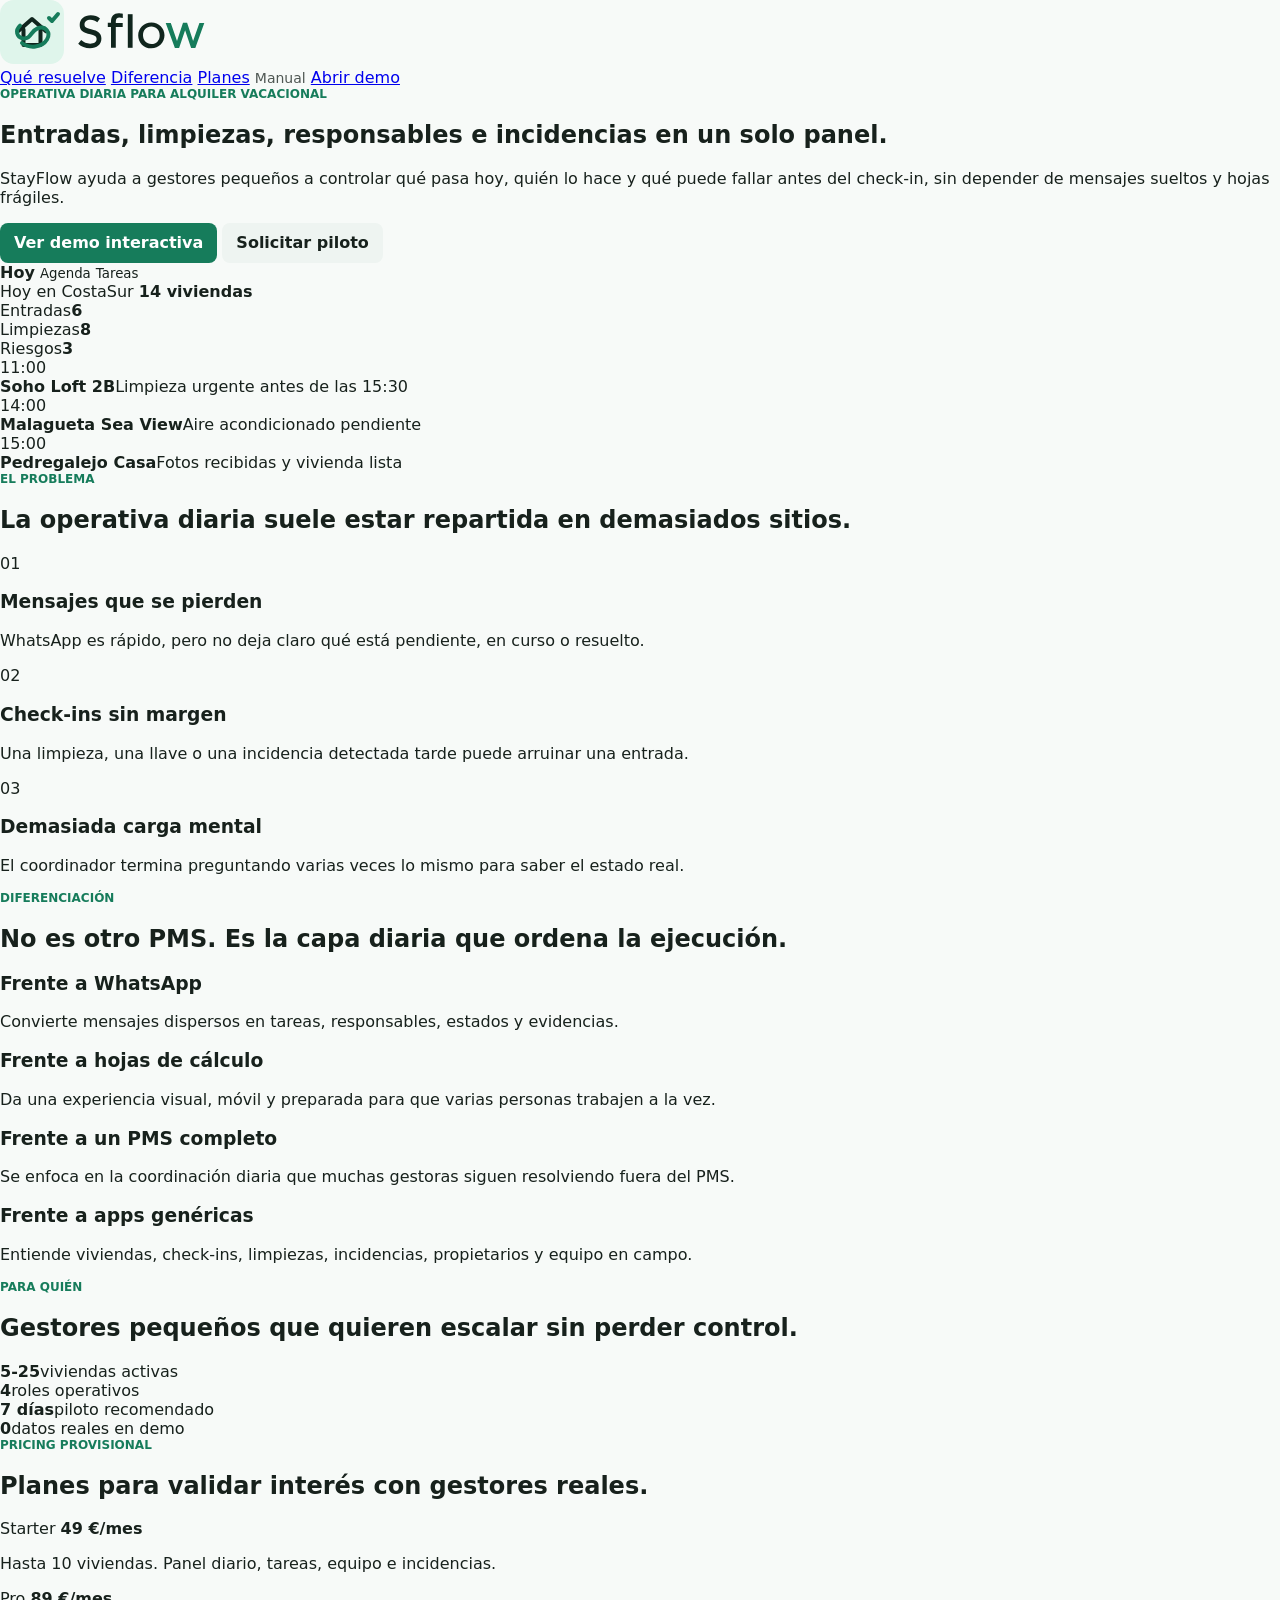
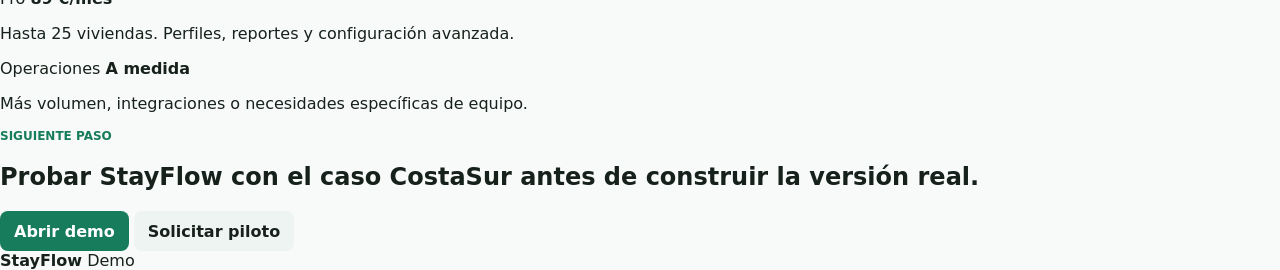
<file: index.html>
<!doctype html>
<html lang="es">
  <head>
    <meta charset="UTF-8" />
    <meta name="viewport" content="width=device-width, initial-scale=1.0" />
    <title>StayFlow | Operativa diaria para alquiler vacacional</title>
    <meta
      name="description"
      content="StayFlow ordena entradas, salidas, limpiezas, responsables e incidencias para gestores pequeños de alquiler vacacional."
    />
    <link rel="icon" type="image/svg+xml" href="assets/stayflow-mark.svg" />
    <link rel="icon" type="image/png" sizes="512x512" href="assets/favicon.png" />
    <link rel="apple-touch-icon" href="assets/favicon.png" />
    <link rel="stylesheet" href="styles.css" />
  </head>
  <body class="landing-page">
    <header class="landing-nav">
      <a class="landing-brand" href="index.html" aria-label="StayFlow">
        <img src="assets/stayflow-logo.svg" alt="StayFlow" />
      </a>
      <nav aria-label="Navegacion comercial">
        <a href="#problema">Qué resuelve</a>
        <a href="#diferencia">Diferencia</a>
        <a href="#planes">Planes</a>
        <a href="manual.html" style="font-size:.875rem; color:inherit; opacity:.75; text-decoration:none;" target="_blank">Manual</a>
        <a class="landing-nav-demo" href="demo.html">Abrir demo</a>
      </nav>
    </header>

    <main>
      <section class="landing-hero">
        <div class="landing-hero-copy">
          <p class="eyebrow">Operativa diaria para alquiler vacacional</p>
          <h1>Entradas, limpiezas, responsables e incidencias en un solo panel.</h1>
          <p>
            StayFlow ayuda a gestores pequeños a controlar qué pasa hoy, quién lo hace y qué puede fallar antes
            del check-in, sin depender de mensajes sueltos y hojas frágiles.
          </p>
          <div class="landing-actions">
            <a class="primary-button link-button" href="demo.html#presentacion">Ver demo interactiva</a>
            <a class="ghost-button link-button" href="mailto:hola@stayflow.demo?subject=Quiero%20probar%20StayFlow">Solicitar piloto</a>
          </div>
        </div>

        <div class="landing-product-shot" aria-label="Vista previa del panel StayFlow">
          <div class="shot-sidebar">
            <span></span>
            <strong>Hoy</strong>
            <small>Agenda</small>
            <small>Tareas</small>
          </div>
          <div class="shot-main">
            <div class="shot-header">
              <span>Hoy en CostaSur</span>
              <strong>14 viviendas</strong>
            </div>
            <div class="shot-metrics">
              <article><span>Entradas</span><strong>6</strong></article>
              <article><span>Limpiezas</span><strong>8</strong></article>
              <article class="risk"><span>Riesgos</span><strong>3</strong></article>
            </div>
            <div class="shot-list">
              <article>
                <time>11:00</time>
                <div><strong>Soho Loft 2B</strong><span>Limpieza urgente antes de las 15:30</span></div>
              </article>
              <article class="issue">
                <time>14:00</time>
                <div><strong>Malagueta Sea View</strong><span>Aire acondicionado pendiente</span></div>
              </article>
              <article class="done">
                <time>15:00</time>
                <div><strong>Pedregalejo Casa</strong><span>Fotos recibidas y vivienda lista</span></div>
              </article>
            </div>
          </div>
        </div>
      </section>

      <section class="landing-band" id="problema">
        <div class="landing-section-title">
          <p class="eyebrow">El problema</p>
          <h2>La operativa diaria suele estar repartida en demasiados sitios.</h2>
        </div>
        <div class="landing-grid three">
          <article>
            <span>01</span>
            <h3>Mensajes que se pierden</h3>
            <p>WhatsApp es rápido, pero no deja claro qué está pendiente, en curso o resuelto.</p>
          </article>
          <article>
            <span>02</span>
            <h3>Check-ins sin margen</h3>
            <p>Una limpieza, una llave o una incidencia detectada tarde puede arruinar una entrada.</p>
          </article>
          <article>
            <span>03</span>
            <h3>Demasiada carga mental</h3>
            <p>El coordinador termina preguntando varias veces lo mismo para saber el estado real.</p>
          </article>
        </div>
      </section>

      <section class="landing-band alt" id="diferencia">
        <div class="landing-section-title">
          <p class="eyebrow">Diferenciación</p>
          <h2>No es otro PMS. Es la capa diaria que ordena la ejecución.</h2>
        </div>
        <div class="comparison-grid">
          <article>
            <h3>Frente a WhatsApp</h3>
            <p>Convierte mensajes dispersos en tareas, responsables, estados y evidencias.</p>
          </article>
          <article>
            <h3>Frente a hojas de cálculo</h3>
            <p>Da una experiencia visual, móvil y preparada para que varias personas trabajen a la vez.</p>
          </article>
          <article>
            <h3>Frente a un PMS completo</h3>
            <p>Se enfoca en la coordinación diaria que muchas gestoras siguen resolviendo fuera del PMS.</p>
          </article>
          <article>
            <h3>Frente a apps genéricas</h3>
            <p>Entiende viviendas, check-ins, limpiezas, incidencias, propietarios y equipo en campo.</p>
          </article>
        </div>
      </section>

      <section class="landing-band">
        <div class="landing-section-title">
          <p class="eyebrow">Para quién</p>
          <h2>Gestores pequeños que quieren escalar sin perder control.</h2>
        </div>
        <div class="landing-grid four">
          <article><strong>5-25</strong><span>viviendas activas</span></article>
          <article><strong>4</strong><span>roles operativos</span></article>
          <article><strong>7 días</strong><span>piloto recomendado</span></article>
          <article><strong>0</strong><span>datos reales en demo</span></article>
        </div>
      </section>

      <section class="landing-band alt" id="planes">
        <div class="landing-section-title">
          <p class="eyebrow">Pricing provisional</p>
          <h2>Planes para validar interés con gestores reales.</h2>
        </div>
        <div class="landing-pricing">
          <article>
            <span>Starter</span>
            <strong>49 €/mes</strong>
            <p>Hasta 10 viviendas. Panel diario, tareas, equipo e incidencias.</p>
          </article>
          <article class="featured">
            <span>Pro</span>
            <strong>89 €/mes</strong>
            <p>Hasta 25 viviendas. Perfiles, reportes y configuración avanzada.</p>
          </article>
          <article>
            <span>Operaciones</span>
            <strong>A medida</strong>
            <p>Más volumen, integraciones o necesidades específicas de equipo.</p>
          </article>
        </div>
      </section>

      <section class="landing-cta">
        <p class="eyebrow">Siguiente paso</p>
        <h2>Probar StayFlow con el caso CostaSur antes de construir la versión real.</h2>
        <div class="landing-actions">
          <a class="primary-button link-button" href="demo.html#presentacion">Abrir demo</a>
          <a class="ghost-button link-button" href="mailto:hola@stayflow.demo?subject=Quiero%20probar%20StayFlow">Solicitar piloto</a>
        </div>
      </section>
    </main>

    <footer class="landing-footer">
      <strong>StayFlow</strong>
      <span>Demo
</file>
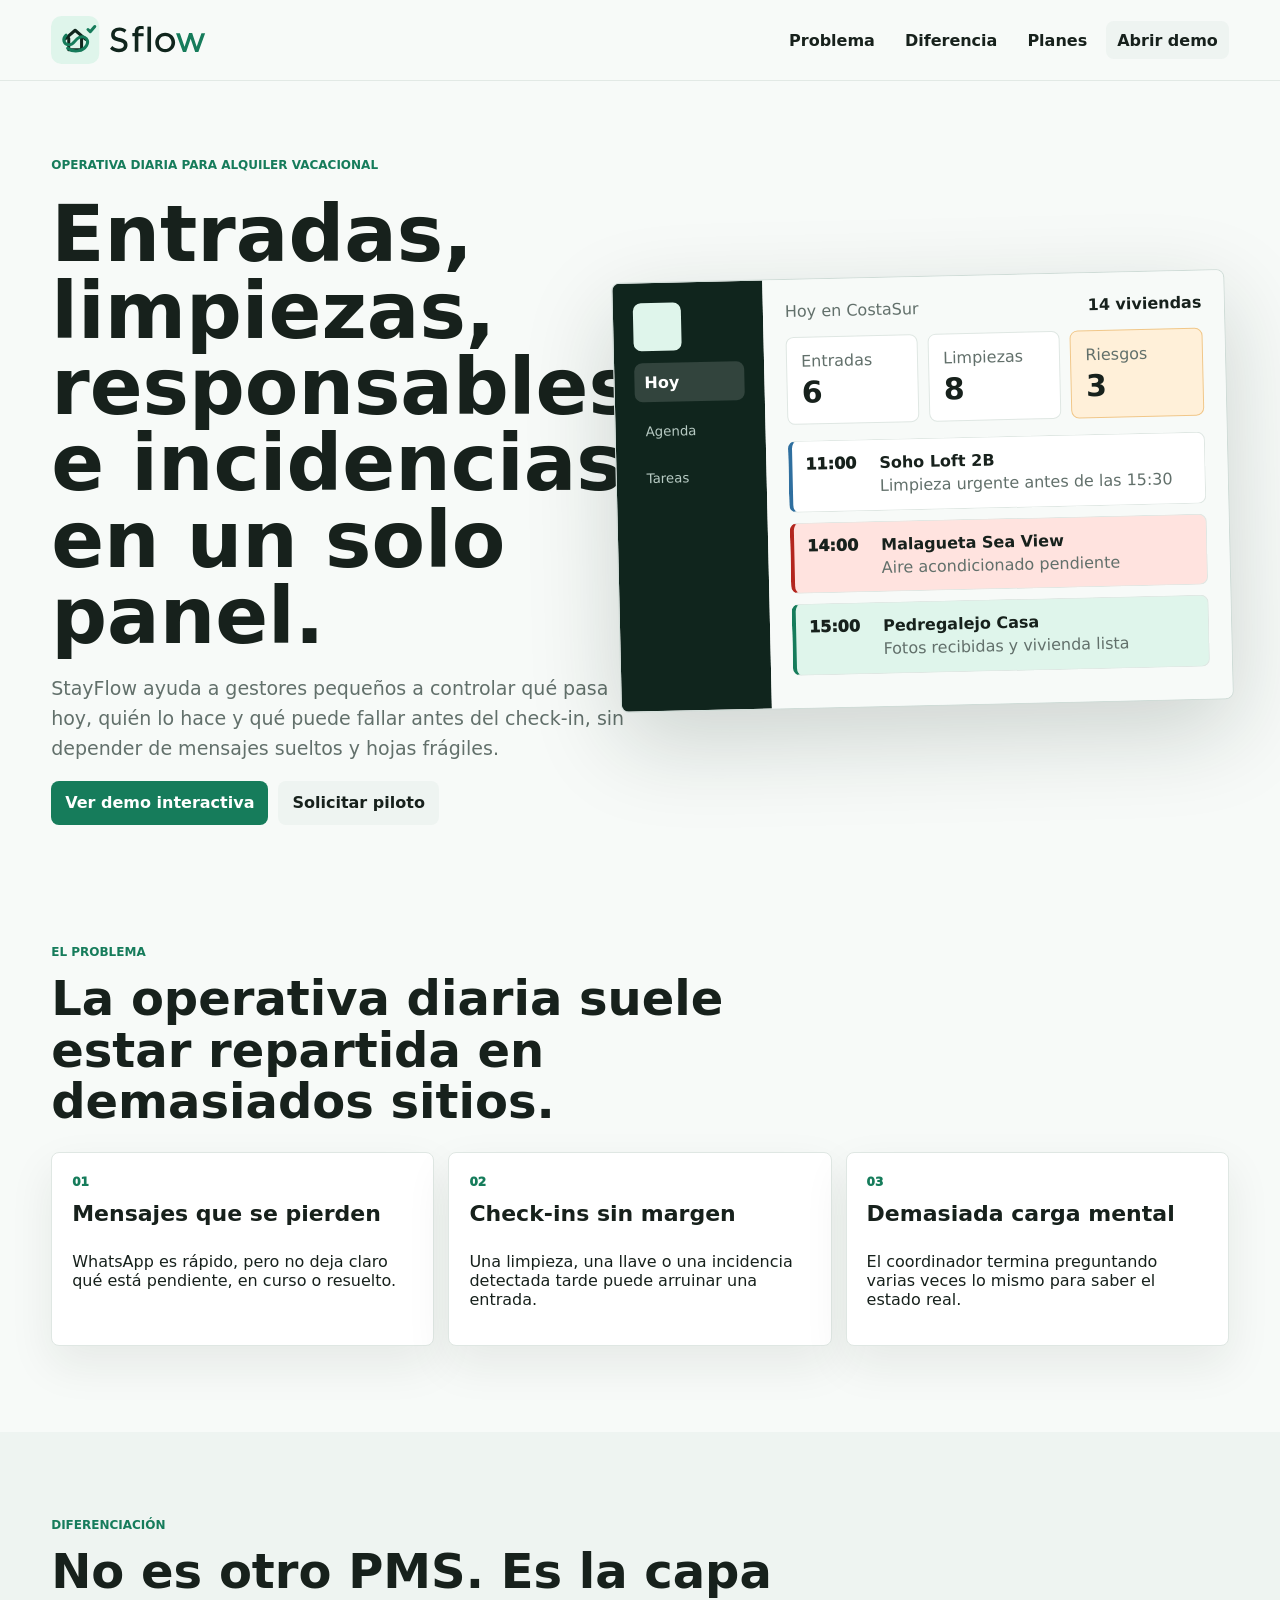
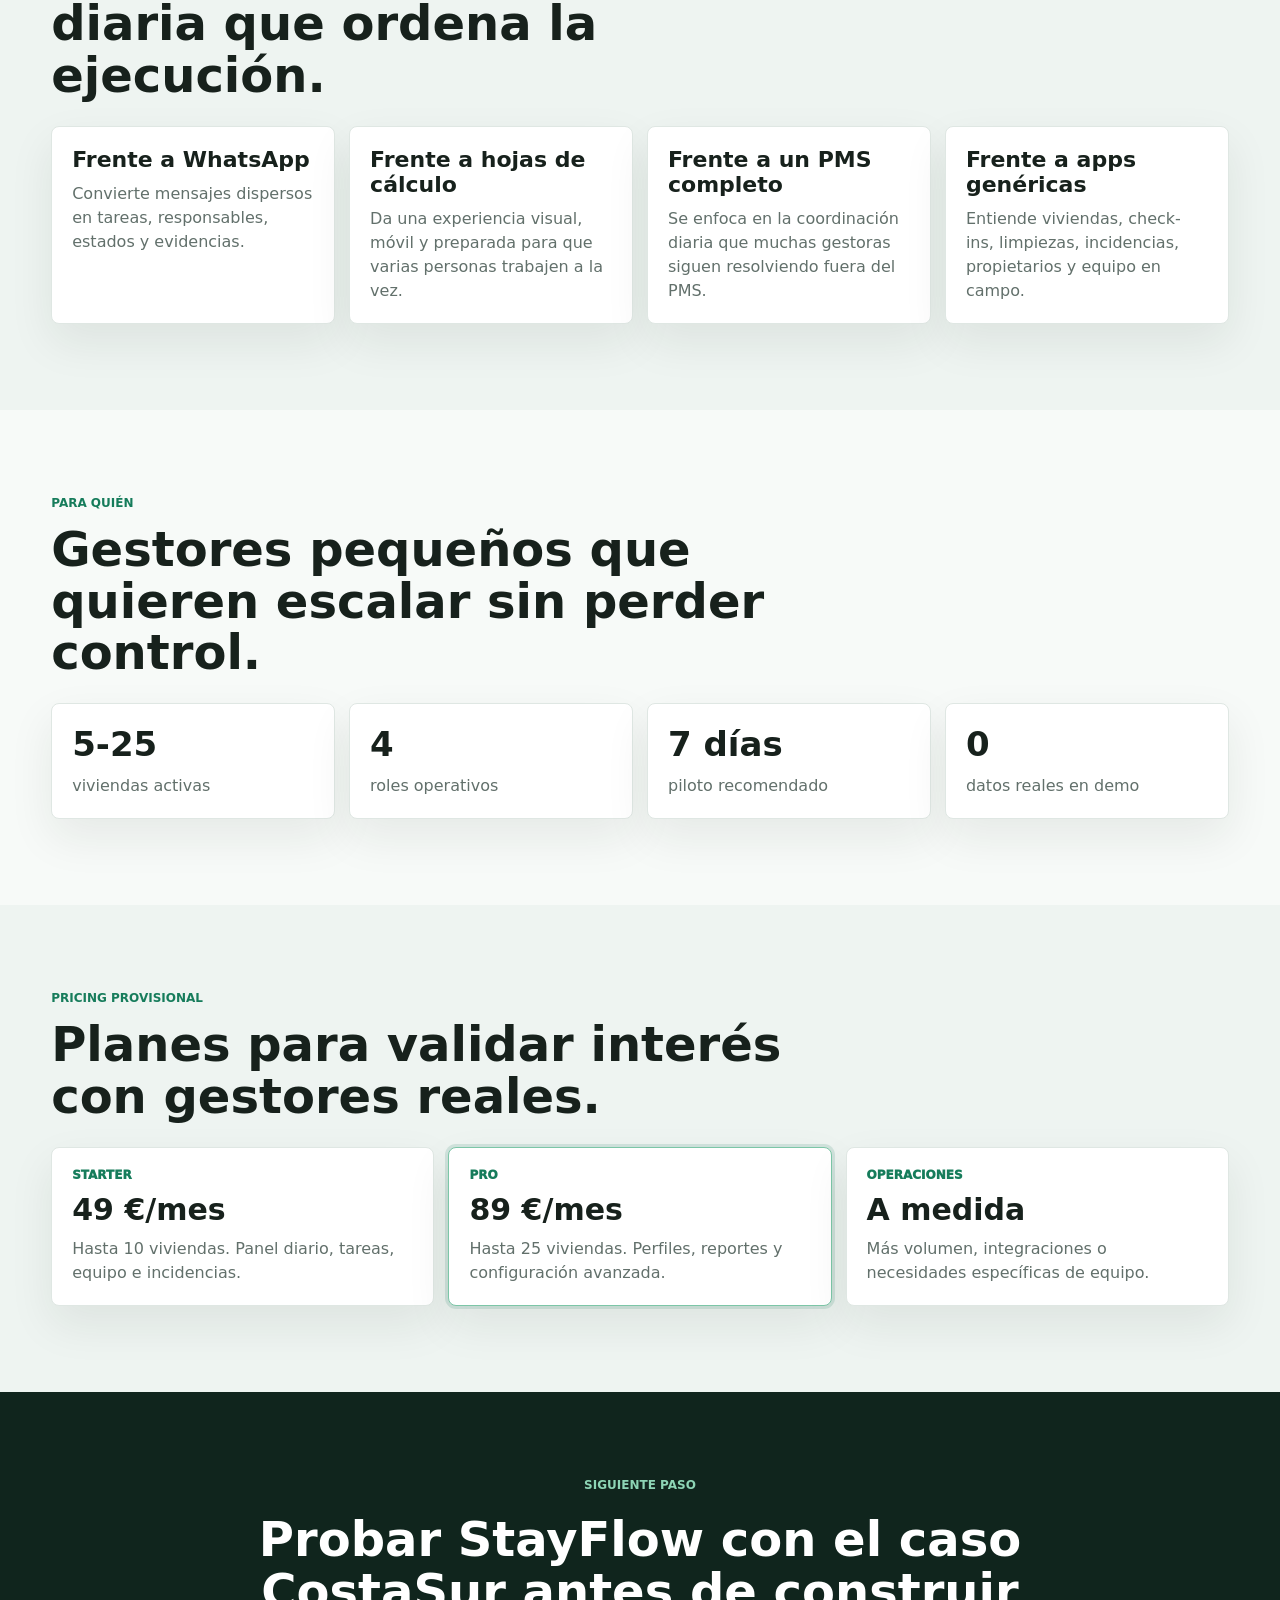
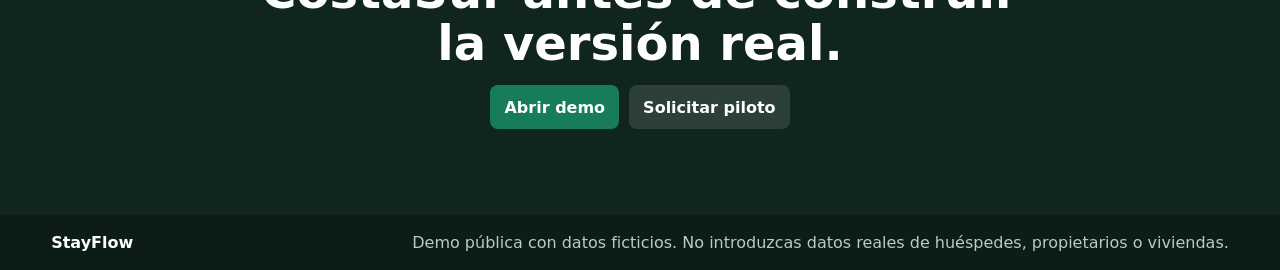
<file: public/index.html>
<!doctype html>
<html lang="es">
  <head>
    <meta charset="UTF-8" />
    <meta name="viewport" content="width=device-width, initial-scale=1.0" />
    <title>StayFlow | Operativa diaria para alquiler vacacional</title>
    <meta
      name="description"
      content="StayFlow ordena entradas, salidas, limpiezas, responsables e incidencias para gestores pequeños de alquiler vacacional."
    />
    <link rel="icon" type="image/svg+xml" href="assets/stayflow-mark.svg" />
    <link rel="icon" type="image/png" sizes="512x512" href="assets/favicon.png" />
    <link rel="apple-touch-icon" href="assets/favicon.png" />
    <link rel="stylesheet" href="styles.css" />
  </head>
  <body class="landing-page">
    <header class="landing-nav">
      <a class="landing-brand" href="index.html" aria-label="StayFlow">
        <img src="assets/stayflow-logo.svg" alt="StayFlow" />
      </a>
      <nav aria-label="Navegacion comercial">
        <a href="#problema">Problema</a>
        <a href="#diferencia">Diferencia</a>
        <a href="#planes">Planes</a>
        <a class="landing-nav-demo" href="demo.html">Abrir demo</a>
      </nav>
    </header>

    <main>
      <section class="landing-hero">
        <div class="landing-hero-copy">
          <p class="eyebrow">Operativa diaria para alquiler vacacional</p>
          <h1>Entradas, limpiezas, responsables e incidencias en un solo panel.</h1>
          <p>
            StayFlow ayuda a gestores pequeños a controlar qué pasa hoy, quién lo hace y qué puede fallar antes
            del check-in, sin depender de mensajes sueltos y hojas frágiles.
          </p>
          <div class="landing-actions">
            <a class="primary-button link-button" href="demo.html#presentacion">Ver demo interactiva</a>
            <a class="ghost-button link-button" href="mailto:hola@stayflow.demo?subject=Quiero%20probar%20StayFlow">Solicitar piloto</a>
          </div>
        </div>

        <div class="landing-product-shot" aria-label="Vista previa del panel StayFlow">
          <div class="shot-sidebar">
            <span></span>
            <strong>Hoy</strong>
            <small>Agenda</small>
            <small>Tareas</small>
          </div>
          <div class="shot-main">
            <div class="shot-header">
              <span>Hoy en CostaSur</span>
              <strong>14 viviendas</strong>
            </div>
            <div class="shot-metrics">
              <article><span>Entradas</span><strong>6</strong></article>
              <article><span>Limpiezas</span><strong>8</strong></article>
              <article class="risk"><span>Riesgos</span><strong>3</strong></article>
            </div>
            <div class="shot-list">
              <article>
                <time>11:00</time>
                <div><strong>Soho Loft 2B</strong><span>Limpieza urgente antes de las 15:30</span></div>
              </article>
              <article class="issue">
                <time>14:00</time>
                <div><strong>Malagueta Sea View</strong><span>Aire acondicionado pendiente</span></div>
              </article>
              <article class="done">
                <time>15:00</time>
                <div><strong>Pedregalejo Casa</strong><span>Fotos recibidas y vivienda lista</span></div>
              </article>
            </div>
          </div>
        </div>
      </section>

      <section class="landing-band" id="problema">
        <div class="landing-section-title">
          <p class="eyebrow">El problema</p>
          <h2>La operativa diaria suele estar repartida en demasiados sitios.</h2>
        </div>
        <div class="landing-grid three">
          <article>
            <span>01</span>
            <h3>Mensajes que se pierden</h3>
            <p>WhatsApp es rápido, pero no deja claro qué está pendiente, en curso o resuelto.</p>
          </article>
          <article>
            <span>02</span>
            <h3>Check-ins sin margen</h3>
            <p>Una limpieza, una llave o una incidencia detectada tarde puede arruinar una entrada.</p>
          </article>
          <article>
            <span>03</span>
            <h3>Demasiada carga mental</h3>
            <p>El coordinador termina preguntando varias veces lo mismo para saber el estado real.</p>
          </article>
        </div>
      </section>

      <section class="landing-band alt" id="diferencia">
        <div class="landing-section-title">
          <p class="eyebrow">Diferenciación</p>
          <h2>No es otro PMS. Es la capa diaria que ordena la ejecución.</h2>
        </div>
        <div class="comparison-grid">
          <article>
            <h3>Frente a WhatsApp</h3>
            <p>Convierte mensajes dispersos en tareas, responsables, estados y evidencias.</p>
          </article>
          <article>
            <h3>Frente a hojas de cálculo</h3>
            <p>Da una experiencia visual, móvil y preparada para que varias personas trabajen a la vez.</p>
          </article>
          <article>
            <h3>Frente a un PMS completo</h3>
            <p>Se enfoca en la coordinación diaria que muchas gestoras siguen resolviendo fuera del PMS.</p>
          </article>
          <article>
            <h3>Frente a apps genéricas</h3>
            <p>Entiende viviendas, check-ins, limpiezas, incidencias, propietarios y equipo en campo.</p>
          </article>
        </div>
      </section>

      <section class="landing-band">
        <div class="landing-section-title">
          <p class="eyebrow">Para quién</p>
          <h2>Gestores pequeños que quieren escalar sin perder control.</h2>
        </div>
        <div class="landing-grid four">
          <article><strong>5-25</strong><span>viviendas activas</span></article>
          <article><strong>4</strong><span>roles operativos</span></article>
          <article><strong>7 días</strong><span>piloto recomendado</span></article>
          <article><strong>0</strong><span>datos reales en demo</span></article>
        </div>
      </section>

      <section class="landing-band alt" id="planes">
        <div class="landing-section-title">
          <p class="eyebrow">Pricing provisional</p>
          <h2>Planes para validar interés con gestores reales.</h2>
        </div>
        <div class="landing-pricing">
          <article>
            <span>Starter</span>
            <strong>49 €/mes</strong>
            <p>Hasta 10 viviendas. Panel diario, tareas, equipo e incidencias.</p>
          </article>
          <article class="featured">
            <span>Pro</span>
            <strong>89 €/mes</strong>
            <p>Hasta 25 viviendas. Perfiles, reportes y configuración avanzada.</p>
          </article>
          <article>
            <span>Operaciones</span>
            <strong>A medida</strong>
            <p>Más volumen, integraciones o necesidades específicas de equipo.</p>
          </article>
        </div>
      </section>

      <section class="landing-cta">
        <p class="eyebrow">Siguiente paso</p>
        <h2>Probar StayFlow con el caso CostaSur antes de construir la versión real.</h2>
        <div class="landing-actions">
          <a class="primary-button link-button" href="demo.html#presentacion">Abrir demo</a>
          <a class="ghost-button link-button" href="mailto:hola@stayflow.demo?subject=Quiero%20probar%20StayFlow">Solicitar piloto</a>
        </div>
      </section>
    </main>

    <footer class="landing-footer">
      <strong>StayFlow</strong>
      <span>Demo pública con datos ficticios. No introduzcas datos reales de huéspedes, propietarios o viviendas.</span>
    </footer>
  </body>
</html>
</file>
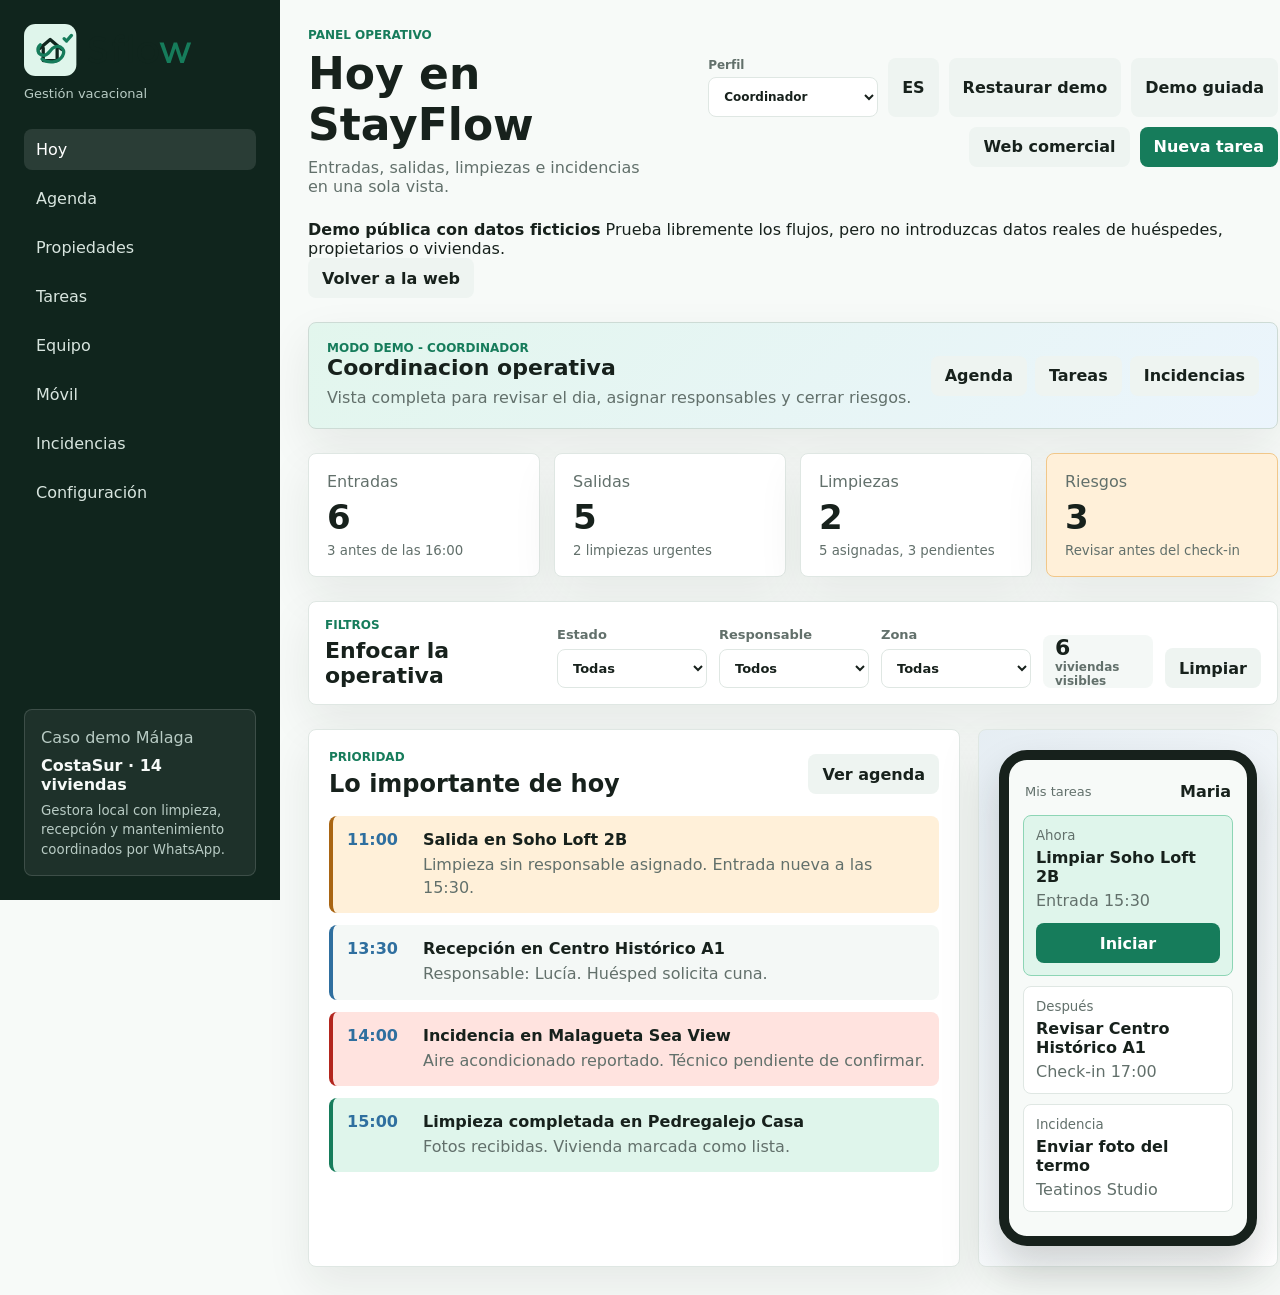
<file: demo.html>
<!doctype html>
<html lang="es">
  <head>
    <meta charset="UTF-8" />
    <meta name="viewport" content="width=device-width, initial-scale=1.0" />
    <title>StayFlow Demo | Operativa diaria</title>
    <meta
      name="description"
      content="Demo interactiva de StayFlow con datos ficticios para probar la operativa diaria de alquiler vacacional."
    />
    <link rel="icon" type="image/svg+xml" href="assets/stayflow-mark.svg" />
    <link rel="icon" type="image/png" sizes="512x512" href="assets/favicon.png" />
    <link rel="apple-touch-icon" href="assets/favicon.png" />
    <link rel="stylesheet" href="styles.css" />
  </head>
  <body>
    <div class="app-shell">
      <aside class="sidebar" aria-label="Navegacion principal">
        <div class="brand">
          <img class="brand-logo" src="assets/stayflow-logo.svg" alt="StayFlow" />
          <span>Gestión vacacional</span>
        </div>

        <nav class="nav-list">
          <a class="nav-item active" href="#dashboard">Hoy</a>
          <a class="nav-item" href="#presentacion">Presentación</a>
          <a class="nav-item" href="#agenda">Agenda</a>
          <a class="nav-item" href="#propiedades">Propiedades</a>
          <a class="nav-item" href="#tareas">Tareas</a>
          <a class="nav-item" href="#equipo">Equipo</a>
          <a class="nav-item" href="#movil">Móvil</a>
          <a class="nav-item" href="#incidencias">Incidencias</a>
          <a class="nav-item" href="#configuracion">Configuración</a>
        </nav>

        <div class="sidebar-note">
          <span>Caso demo Málaga</span>
          <strong>CostaSur · 14 viviendas</strong>
          <small>Gestora local con limpieza, recepción y mantenimiento coordinados por WhatsApp.</small>
        </div>
      </aside>

      <main class="main">
        <header class="topbar">
          <div>
            <p class="eyebrow">Panel operativo</p>
            <h1 id="pageTitle">Hoy en StayFlow</h1>
            <p class="subcopy" id="pageSubcopy">Entradas, salidas, limpiezas e incidencias en una sola vista.</p>
          </div>
          <div class="topbar-actions">
            <label class="profile-select">
              Perfil
              <select id="activeProfileSelect" aria-label="Perfil activo de demo"></select>
            </label>
            <button class="icon-button" type="button" id="languageButton" aria-label="Cambiar idioma" title="Cambiar idioma">ES</button>
            <button class="ghost-button" type="button" id="resetDemo">Restaurar demo</button>
            <button class="ghost-button" type="button" id="startGuidedDemo">Demo guiada</button>
            <a class="ghost-button link-button" href="index.html">Web comercial</a>
            <button class="primary-button" type="button" id="openTaskModal">Nueva tarea</button>
          </div>
        </header>

        <section class="public-demo-warning" aria-label="Aviso de demo publica">
          <div>
            <strong>Demo pública con datos ficticios</strong>
            <span>Prueba libremente los flujos, pero no introduzcas datos reales de huéspedes, propietarios o viviendas.</span>
          </div>
          <a class="ghost-button link-button" href="index.html">Volver a la web</a>
        </section>

        <section class="profile-demo view-section" data-view="dashboard" aria-label="Perfil activo">
          <div>
            <p class="eyebrow" id="profileModeLabel">Modo demo</p>
            <h2 id="profileModeTitle">Coordinación operativa</h2>
            <p id="profileModeCopy">Vista completa para revisar el día, asignar responsables y cerrar riesgos.</p>
          </div>
          <div class="profile-actions" id="profileQuickActions"></div>
        </section>

        <section class="summary-grid view-section" data-view="dashboard" aria-label="Resumen del dia">
          <article class="metric-card">
            <span>Entradas</span>
            <strong>6</strong>
            <small>3 antes de las 16:00</small>
          </article>
          <article class="metric-card">
            <span>Salidas</span>
            <strong>5</strong>
            <small>2 limpiezas urgentes</small>
          </article>
          <article class="metric-card">
            <span>Limpiezas</span>
            <strong>8</strong>
            <small>5 asignadas, 3 pendientes</small>
          </article>
          <article class="metric-card warning">
            <span>Riesgos</span>
            <strong>3</strong>
            <small>Revisar antes del check-in</small>
          </article>
        </section>

        <section class="global-filters view-section" data-view="dashboard" aria-label="Filtros globales">
          <div>
            <p class="eyebrow">Filtros</p>
            <h2>Enfocar la operativa</h2>
          </div>
          <label>
            Estado
            <select id="globalStatusFilter">
              <option value="Todas">Todas</option>
            </select>
          </label>
          <label>
            Responsable
            <select id="globalOwnerFilter">
              <option value="Todos">Todos</option>
            </select>
          </label>
          <label>
            Zona
            <select id="globalZoneFilter">
              <option value="Todas">Todas</option>
            </select>
          </label>
          <div class="filter-result">
            <strong id="filterResultCount">0</strong>
            <span>viviendas visibles</span>
          </div>
          <button class="ghost-button" type="button" id="clearFilters">Limpiar</button>
        </section>

        <section class="work-area view-section" data-view="dashboard">
          <div class="panel today-panel" id="dashboard">
            <div class="panel-header">
              <div>
                <p class="eyebrow">Prioridad</p>
                <h2>Lo importante de hoy</h2>
              </div>
              <a class="ghost-button link-button" href="#agenda">Ver agenda</a>
            </div>

            <div class="timeline">
              <div class="timeline-item urgent">
                <time>11:00</time>
                <div>
                  <strong>Salida en Soho Loft 2B</strong>
                  <span>Limpieza sin responsable asignado. Entrada nueva a las 15:30.</span>
                </div>
              </div>
              <div class="timeline-item">
                <time>13:30</time>
                <div>
                  <strong>Recepción en Centro Histórico A1</strong>
                  <span>Responsable: Lucía. Huésped solicita cuna.</span>
                </div>
              </div>
              <div class="timeline-item issue">
                <time>14:00</time>
                <div>
                  <strong>Incidencia en Malagueta Sea View</strong>
                  <span>Aire acondicionado reportado. Técnico pendiente de confirmar.</span>
                </div>
              </div>
              <div class="timeline-item done">
                <time>15:00</time>
                <div>
                  <strong>Limpieza completada en Pedregalejo Casa</strong>
                  <span>Fotos recibidas. Vivienda marcada como lista.</span>
                </div>
              </div>
            </div>
          </div>

          <div class="panel mobile-preview" id="vista-movil">
            <div class="phone-frame">
              <div class="phone-header">
                <span>Mis tareas</span>
                <strong>Maria</strong>
              </div>
              <div class="mobile-task active">
                <small>Ahora</small>
                <strong>Limpiar Soho Loft 2B</strong>
                <span>Entrada 15:30</span>
                <button type="button" id="mobileStartTask">Iniciar</button>
              </div>
              <div class="mobile-task">
                <small>Después</small>
                <strong>Revisar Centro Histórico A1</strong>
                <span>Check-in 17:00</span>
              </div>
              <div class="mobile-task">
                <small>Incidencia</small>
                <strong>Enviar foto del termo</strong>
                <span>Teatinos Studio</span>
              </div>
            </div>
          </div>
        </section>

        <section class="presentation-section view-section" id="presentacion" data-view="presentacion" hidden>
          <div class="sales-hero">
            <div>
              <p class="eyebrow">Caso demo: CostaSur Gestión Vacacional</p>
              <h2>Un panel diario para que 14 viviendas no dependan de WhatsApp.</h2>
              <p>
                CostaSur gestiona viviendas en Málaga centro, Soho, Malagueta, Huelin y Pedregalejo. El problema
                no son las reservas: es saber qué vivienda está lista, quién va, qué falta y qué puede fallar antes del check-in.
              </p>
            </div>
            <div class="sales-hero-card" aria-label="Resumen comercial">
              <span>Cliente ideal inicial</span>
              <strong>5 a 25 viviendas</strong>
              <small>Equipos pequeños que todavía coordinan tareas, llaves, fotos e incidencias por mensajes.</small>
            </div>
          </div>

          <div class="case-strip" aria-label="Resumen del caso demo">
            <article>
              <span>Viviendas</span>
              <strong>14</strong>
              <small>6 visibles como muestra operativa.</small>
            </article>
            <article>
              <span>Equipo</span>
              <strong>4 roles</strong>
              <small>Coordinación, limpieza, recepción y mantenimiento.</small>
            </article>
            <article>
              <span>Dolor principal</span>
              <strong>Check-in sin margen</strong>
              <small>Limpieza, llaves y fotos se confirman tarde.</small>
            </article>
            <article>
              <span>Piloto sugerido</span>
              <strong>7 días</strong>
              <small>Una cartera pequeña con datos ficticios o controlados.</small>
            </article>
          </div>

          <div class="sales-grid">
            <article class="sales-panel">
              <p class="eyebrow">Problema</p>
              <h3>Demasiada coordinación dispersa</h3>
              <p>Limpiezas, llaves, entradas, incidencias y fotos se pierden entre llamadas, notas y mensajes.</p>
            </article>
            <article class="sales-panel">
              <p class="eyebrow">Propuesta</p>
              <h3>Control del día en una vista</h3>
              <p>El coordinador ve qué pasa hoy, quién lo hace y qué puede fallar antes de que llegue el huésped.</p>
            </article>
            <article class="sales-panel">
              <p class="eyebrow">Diferencia</p>
              <h3>Más simple que un PMS</h3>
              <p>No intenta reemplazar reservas o revenue: ordena la ejecución diaria que suele quedar fuera.</p>
            </article>
          </div>

          <div class="sales-columns">
            <section class="sales-panel">
              <div class="sales-panel-head">
                <p class="eyebrow">Pricing provisional</p>
                <h3>Para validar interés</h3>
              </div>
              <div class="price-list">
                <article>
                  <span>Starter</span>
                  <strong>49 €/mes</strong>
                  <small>Hasta 10 viviendas. Panel, tareas, equipo e incidencias.</small>
                </article>
                <article>
                  <span>Pro</span>
                  <strong>89 €/mes</strong>
                  <small>Hasta 25 viviendas. Perfiles, reportes y configuración avanzada.</small>
                </article>
                <article>
                  <span>Operaciones</span>
                  <strong>A medida</strong>
                  <small>Equipos con más volumen, integraciones o necesidades específicas.</small>
                </article>
              </div>
            </section>

            <section class="sales-panel">
              <div class="sales-panel-head">
                <p class="eyebrow">Discovery</p>
                <h3>Preguntas para la llamada</h3>
              </div>
              <ol class="question-list">
                <li>¿Cuántas viviendas gestionáis ahora y cuántas personas coordinan la operativa?</li>
                <li>¿Dónde se os pierden más cosas: limpiezas, llaves, check-ins, incidencias o fotos?</li>
                <li>¿Qué tendría que mostrar StayFlow para que lo probarais una semana con datos reales?</li>
              </ol>
            </section>
          </div>

          <div class="sales-footer">
            <strong>Estado de demo:</strong>
            <span>Producto estático interactivo para validación comercial. No usar aún con datos personales reales de huéspedes.</span>
          </div>
        </section>

        <section class="agenda-section view-section" id="agenda" data-view="agenda" hidden>
          <div class="section-title">
            <div>
              <p class="eyebrow">Agenda</p>
              <h2>El día ordenado por horas</h2>
            </div>
            <div class="agenda-summary" id="agendaSummary"></div>
          </div>
          <div class="agenda-list" id="agendaList"></div>
        </section>

        <section class="property-section view-section" id="propiedades" data-view="propiedades" hidden>
          <div class="section-title">
            <div>
              <p class="eyebrow">Propiedades</p>
              <h2>Estado real de cada vivienda</h2>
            </div>
            <div class="filters" role="list" aria-label="Filtros de estado">
              <button class="filter active" type="button" data-filter="Todas">Todas</button>
              <button class="filter" type="button" data-filter="Por Entrar">Por entrar</button>
              <button class="filter" type="button" data-filter="En Limpieza">En limpieza</button>
              <button class="filter" type="button" data-filter="Incidencia">Incidencia</button>
            </div>
          </div>

          <div class="owner-report" id="ownerReport" hidden></div>

          <div class="property-layout">
            <div class="property-grid" id="propertyGrid"></div>
            <aside class="property-detail" id="propertyDetail" aria-label="Detalle de propiedad"></aside>
          </div>
        </section>

        <section class="board-section view-section" id="tareas" data-view="tareas" hidden>
          <div class="section-title">
            <div>
              <p class="eyebrow">Tareas</p>
              <h2>Tablero operativo</h2>
            </div>
          </div>
          <div class="task-board" id="taskBoard"></div>
        </section>

        <section class="team-section view-section" id="equipo" data-view="equipo" hidden>
          <div class="section-title">
            <div>
              <p class="eyebrow">Equipo</p>
              <h2>Responsables del día</h2>
            </div>
            <div class="team-tabs" id="teamTabs" aria-label="Responsables"></div>
          </div>
          <div class="team-layout">
            <div class="team-grid" id="teamGrid"></div>
            <aside class="member-panel" id="memberPanel" aria-label="Tareas del responsable"></aside>
          </div>
        </section>

        <section class="mobile-work-section view-section" id="movil" data-view="movil" hidden>
          <div class="section-title">
            <div>
              <p class="eyebrow">Móvil</p>
              <h2>Mis tareas en campo</h2>
            </div>
            <div class="team-tabs" id="mobileWorkerTabs" aria-label="Responsables móvil"></div>
          </div>
          <div class="mobile-work-layout">
            <div class="mobile-device">
              <div class="mobile-device-header">
                <span>StayFlow</span>
                <strong id="mobileWorkerName">Maria</strong>
              </div>
              <div class="mobile-work-summary" id="mobileWorkSummary"></div>
              <div class="mobile-work-list" id="mobileWorkList"></div>
            </div>
            <aside class="mobile-work-notes">
              <p class="eyebrow">Uso real</p>
              <h3>Para limpieza, recepción y mantenimiento</h3>
              <p>Esta vista está pensada para abrirse desde el teléfono: tareas claras, botones grandes, checklist y evidencias sin entrar al panel completo.</p>
            </aside>
          </div>
        </section>

        <section class="issue-section view-section" id="incidencias" data-view="incidencias" hidden>
          <div class="section-title">
            <div>
              <p class="eyebrow">Incidencias</p>
              <h2>Riesgos que no pueden perderse</h2>
            </div>
          </div>
          <div class="issue-layout">
            <div class="issue-list" id="issueList"></div>
            <aside class="issue-detail" id="issueDetail" aria-label="Detalle de incidencia"></aside>
          </div>
        </section>

        <section class="settings-section view-section" id="configuracion" data-view="configuracion" hidden>
          <div class="section-title">
            <div>
              <p class="eyebrow">Configuración</p>
              <h2>Ajustes base de StayFlow</h2>
            </div>
            <button class="primary-button" type="button" id="saveSettings">Guardar configuración</button>
          </div>

          <div class="settings-layout">
            <form class="settings-panel" id="companySettings">
              <div>
                <p class="eyebrow">Empresa</p>
                <h3>Datos operativos</h3>
              </div>
              <label>
                Nombre comercial
                <input id="companyName" type="text" />
              </label>
              <label>
                Ciudad base
                <input id="companyCity" type="text" />
              </label>
              <label>
                Email operativo
                <input id="companyEmail" type="email" />
              </label>
            </form>

            <div class="settings-panel">
              <div>
                <p class="eyebrow">Zonas</p>
                <h3>Áreas de trabajo</h3>
              </div>
              <div class="settings-list" id="zoneSettings"></div>
              <div class="settings-add">
                <input id="newZoneInput" type="text" placeholder="Nueva zona" />
                <button class="ghost-button" type="button" id="addZone">Añadir</button>
              </div>
            </div>

            <div class="settings-panel">
              <div>
                <p class="eyebrow">Equipo</p>
                <h3>Responsables</h3>
              </div>
              <div class="settings-list" id="teamSettings"></div>
              <div class="settings-add">
                <input id="newMemberInput" type="text" placeholder="Nuevo responsable" />
                <button class="ghost-button" type="button" id="addMember">Añadir</button>
              </div>
            </div>

            <div class="settings-panel">
              <div>
                <p class="eyebrow">Checklist</p>
                <h3>Limpieza base</h3>
              </div>
              <div class="settings-list" id="baseChecklistSettings"></div>
              <div class="settings-add">
                <input id="newChecklistInput" type="text" placeholder="Nuevo punto de checklist" />
                <button class="ghost-button" type="button" id="addChecklistItem">Añadir</button>
              </div>
            </div>
          </div>
        </section>
      </main>
    </div>

    <div class="toast-region" id="toastRegion" aria-live="polite" aria-label="Mensajes de confirmacion"></div>

    <aside class="guided-demo" id="guidedDemo" hidden aria-label="Demo guiada">
      <div class="guided-header">
        <div>
          <p class="eyebrow">Demo guiada</p>
          <h2 id="guidedTitle">StayFlow en modo demo</h2>
        </div>
        <button class="close-button" type="button" id="closeGuidedDemo" aria-label="Cerrar">×</button>
      </div>
      <p id="guidedText"></p>
      <div class="guided-progress">
        <span id="guidedProgressBar"></span>
      </div>
      <div class="guided-footer">
        <button class="ghost-button" type="button" id="prevGuidedStep">Anterior</button>
        <span id="guidedStepCount">1/5</span>
        <button class="primary-button" type="button" id="nextGuidedStep">Siguiente</button>
      </div>
    </aside>

    <div class="modal-backdrop" id="taskModal" hidden>
      <form class="modal" id="taskForm">
        <div class="modal-header">
          <div>
            <p class="eyebrow">Crear</p>
            <h2>Nueva tarea operativa</h2>
          </div>
          <button class="close-button" type="button" id="closeTaskModal" aria-label="Cerrar">×</button>
        </div>

        <label>
          Tipo
          <select name="type">
            <option value="Tarea">Tarea</option>
            <option value="Incidencia">Incidencia</option>
            <option value="Limpieza">Limpieza</option>
            <option value="Recepción">Recepción</option>
          </select>
        </label>

        <label>
          Título
          <input name="title" type="text" value="Revisar vivienda antes del check-in" required />
        </label>

        <label>
          Vivienda
          <select name="property" id="taskPropertySelect"></select>
        </label>

        <div class="form-grid">
          <label>
            Responsable
            <select name="owner">
              <option>Maria</option>
              <option>Lucía</option>
              <option>Nora</option>
              <option>Rafa</option>
              <option>Sin asignar</option>
            </select>
          </label>
          <label>
            Prioridad
            <select name="priority">
              <option value="media">Media</option>
              <option value="alta">Alta</option>
              <option value="baja">Baja</option>
            </select>
          </label>
        </div>

        <label>
          Nota
          <textarea name="note" rows="3">Comprobar estado, hacer fotos y marcar como lista si está todo correcto.</textarea>
        </label>

        <div class="modal-actions">
          <button class="ghost-button" type="button" id="cancelTaskModal">Cancelar</button>
          <button class="primary-button" type="submit">Guardar</button>
        </div>
      </form>
    </div>

    <script src="app.js"></script>
  </body>
</html>
</file>
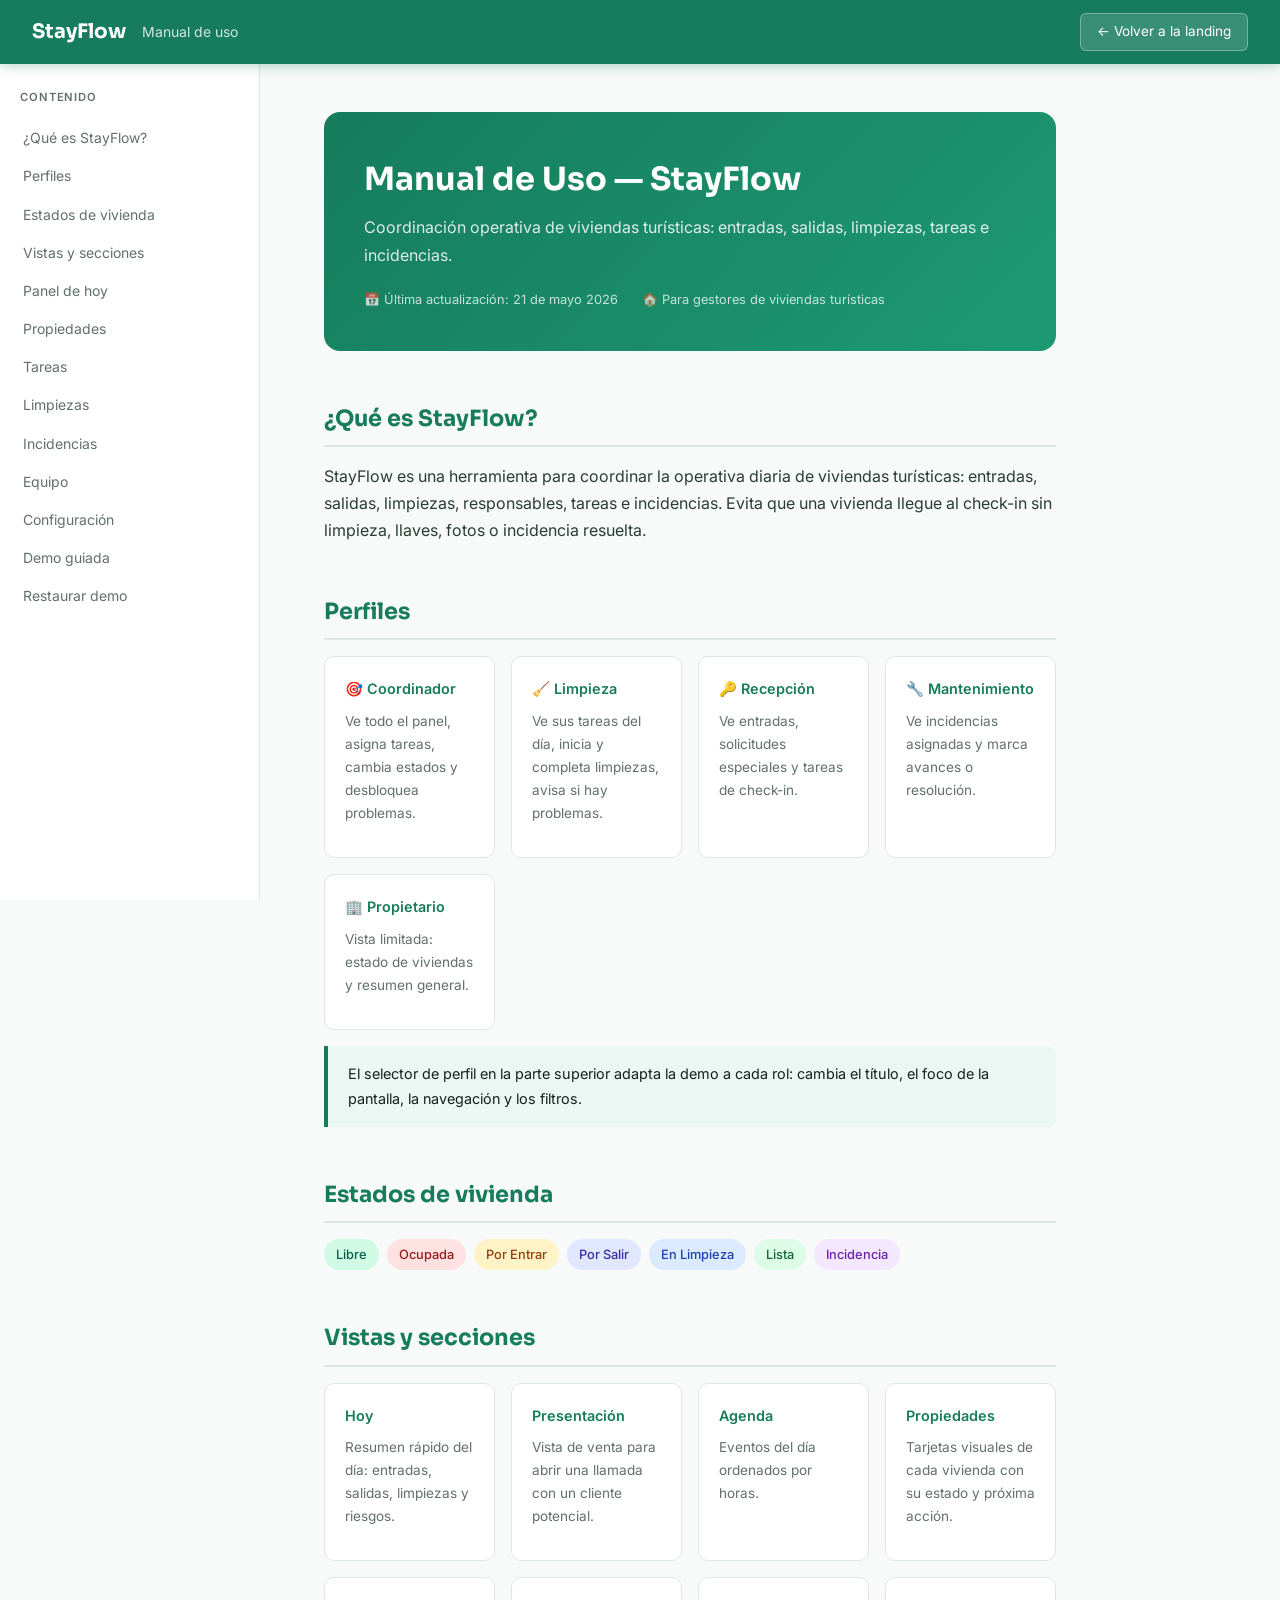
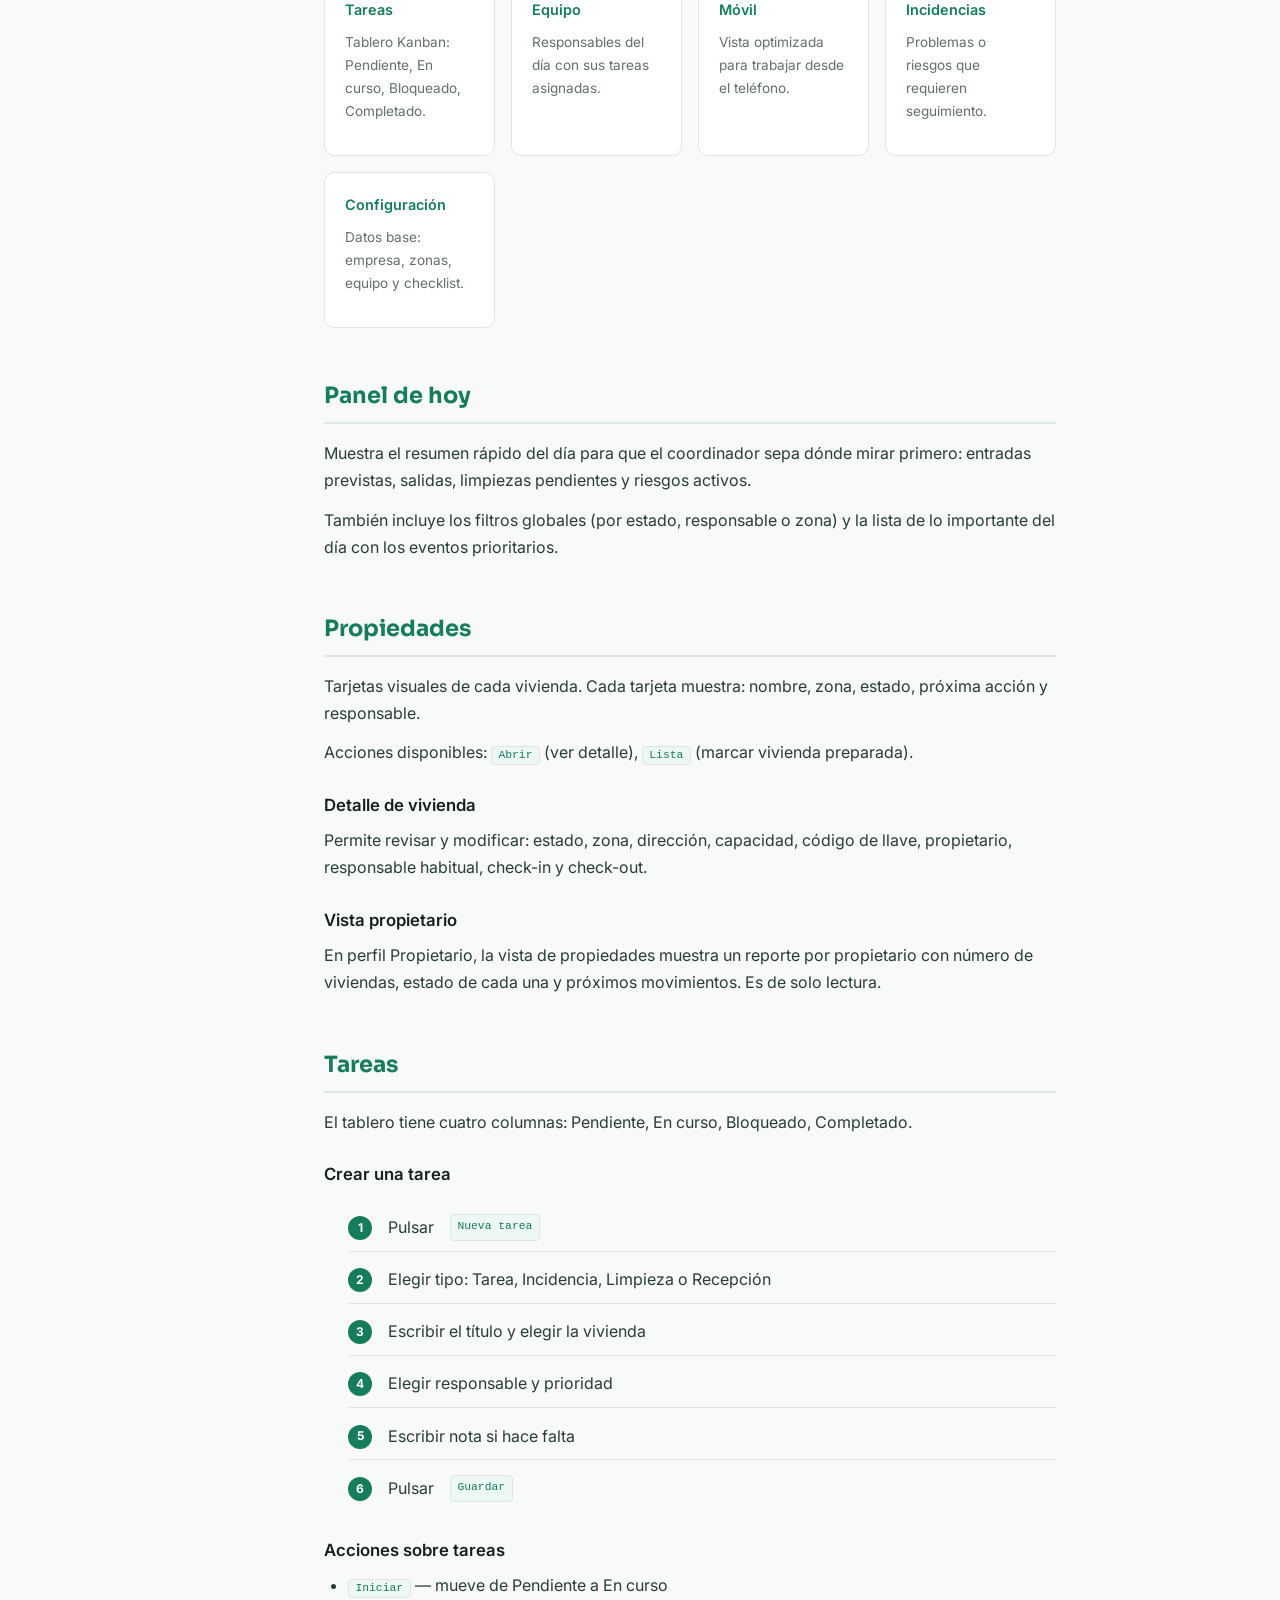
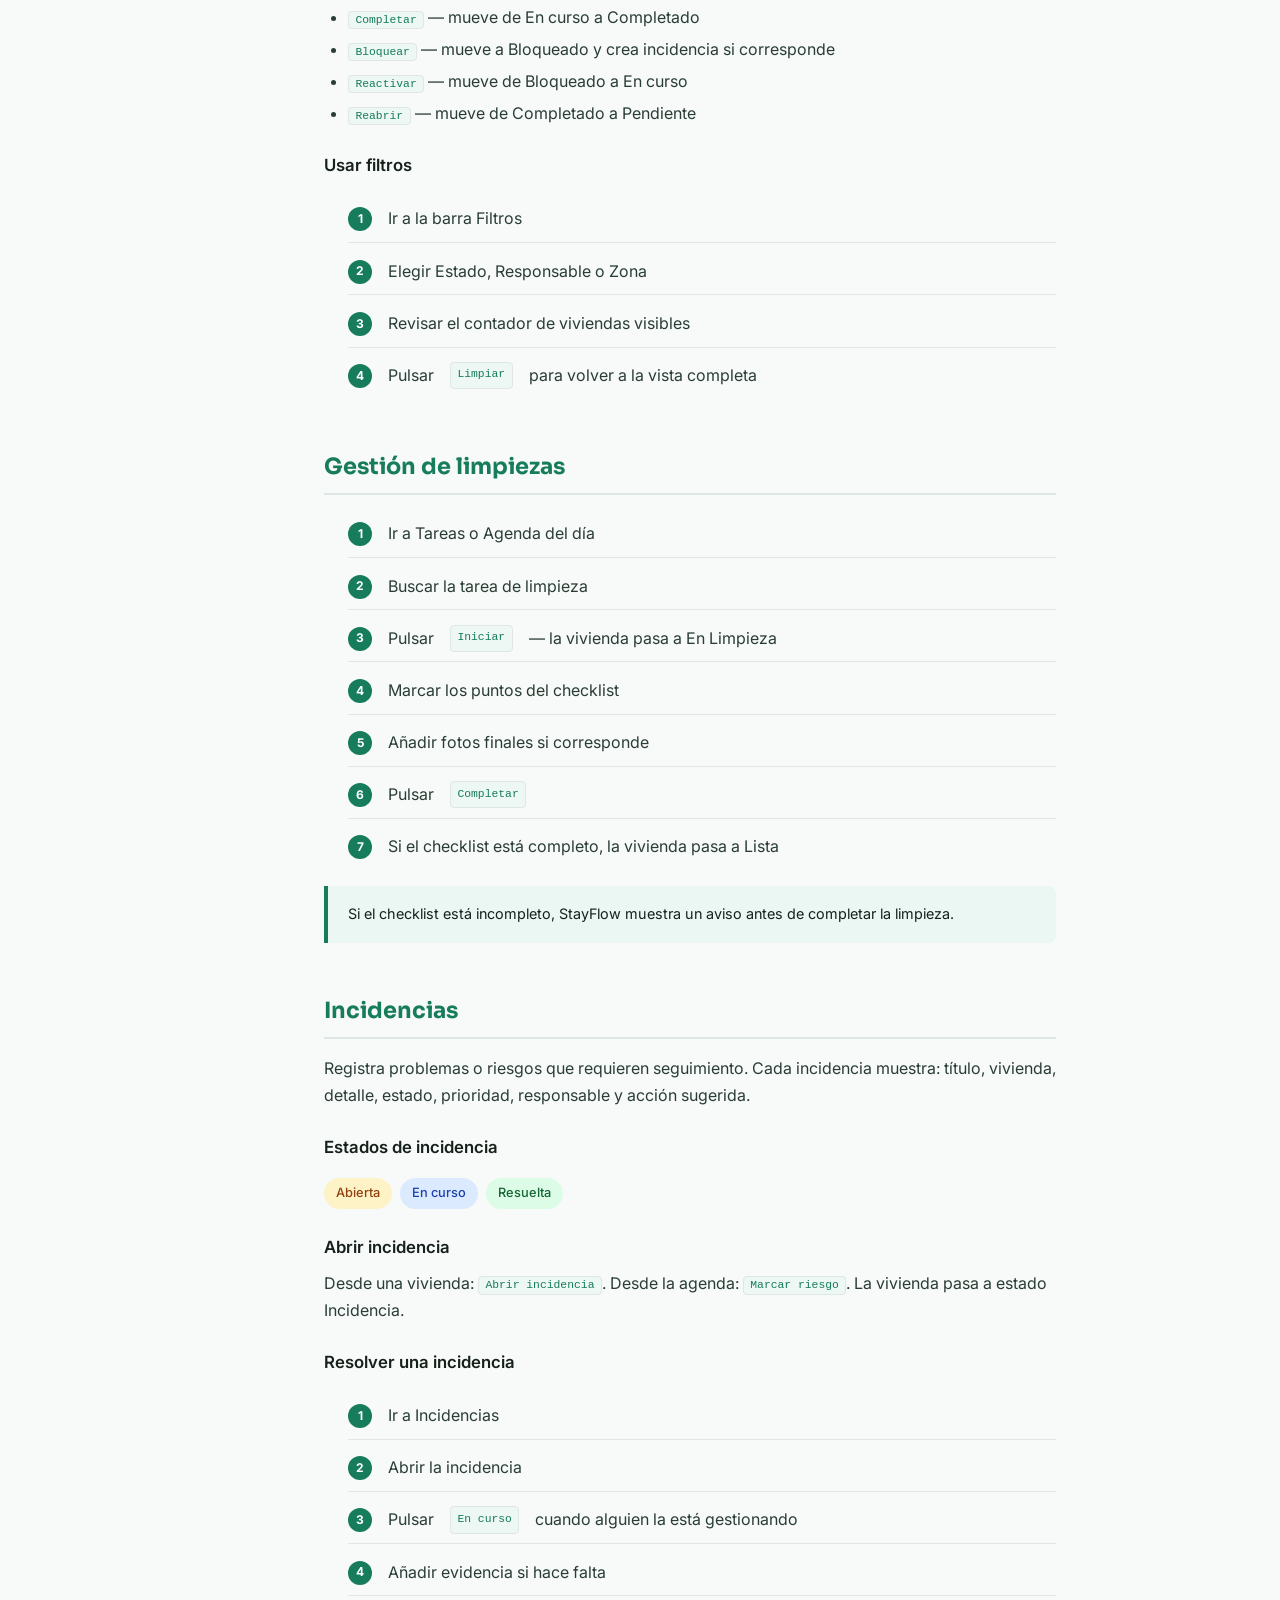
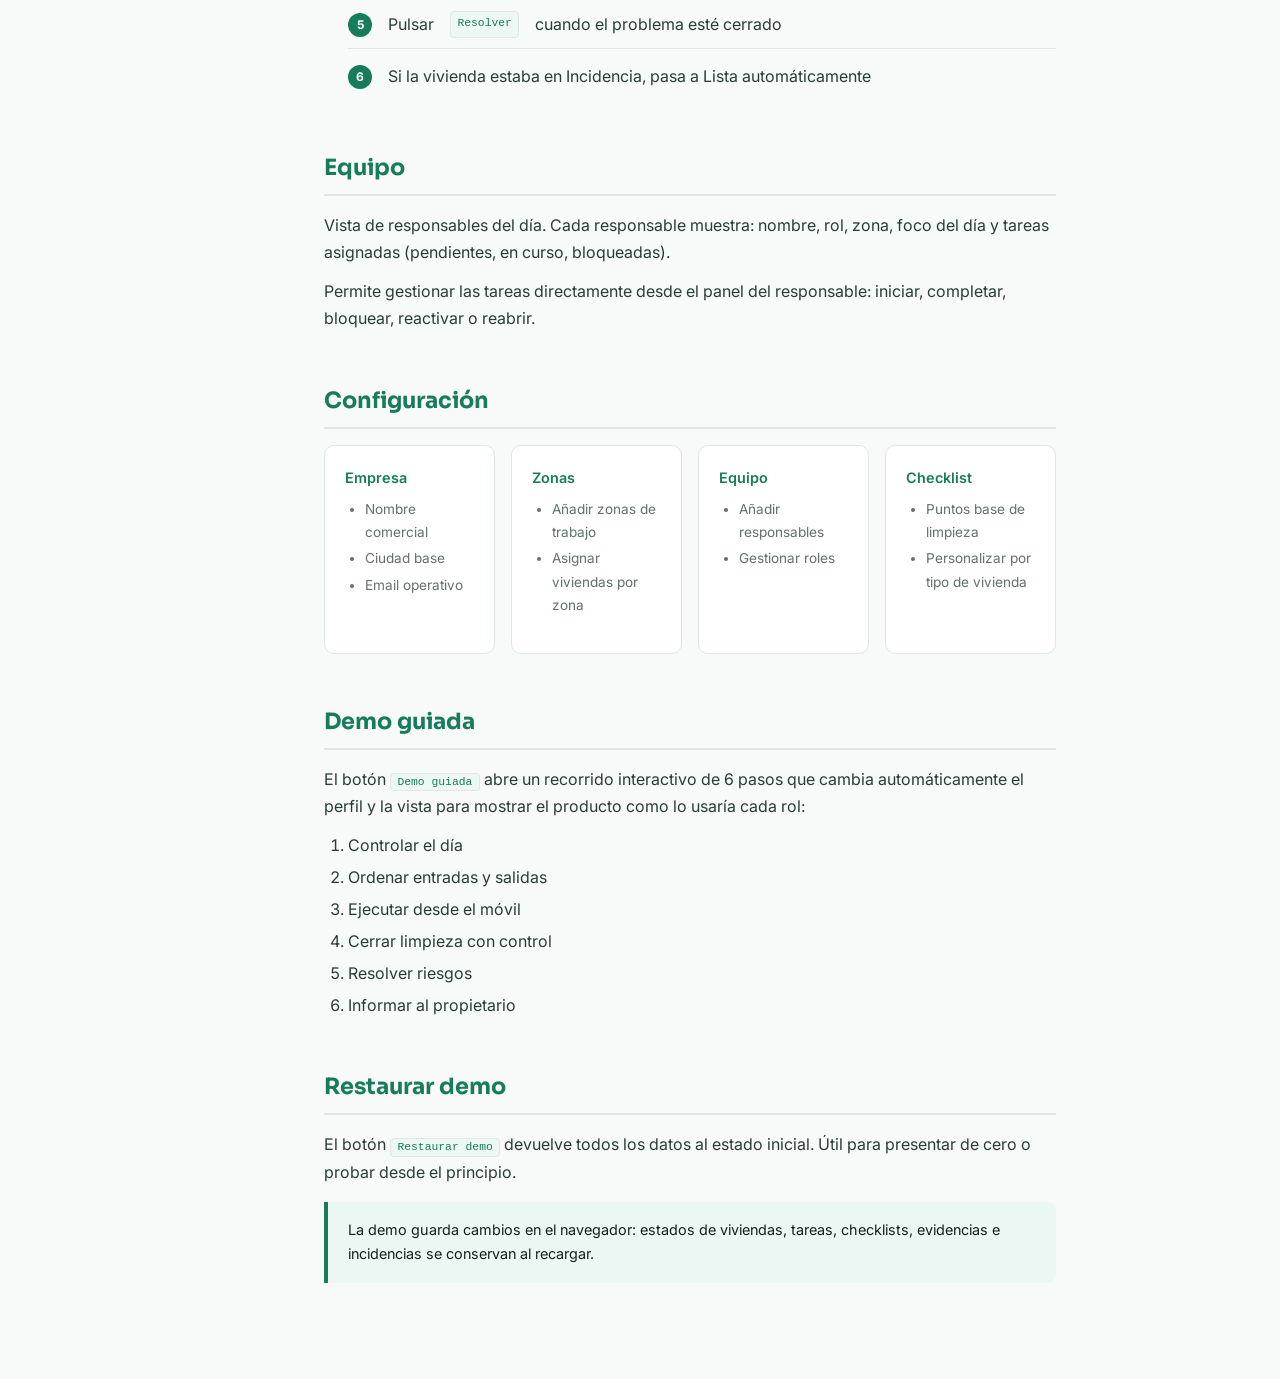
<file: manual.html>
<!DOCTYPE html>
<html lang="es">
<head>
<meta charset="UTF-8">
<meta name="viewport" content="width=device-width, initial-scale=1.0">
<title>Manual de Uso — StayFlow</title>
<link href="https://fonts.googleapis.com/css2?family=Inter:wght@300;400;500;600;700&family=Sora:wght@400;600;700&display=swap" rel="stylesheet">
<style>
  :root {
    --primary: #167c5b;
    --primary-light: #1d9a72;
    --primary-ultra: #eaf7f2;
    --bg: #f7faf8;
    --text: #17211c;
    --text-muted: #62706b;
    --border: #dfe7e3;
    --card: #ffffff;
    --code-bg: #edf7f3;
  }
  * { box-sizing: border-box; margin: 0; padding: 0; }
  body { font-family: 'Inter', sans-serif; background: var(--bg); color: var(--text); line-height: 1.7; }
  .header { background: var(--primary); color: white; padding: 0 2rem; height: 64px; display: flex; align-items: center; justify-content: space-between; position: sticky; top: 0; z-index: 100; box-shadow: 0 2px 12px rgba(22,124,91,.3); }
  .header-left { display: flex; align-items: center; gap: 1rem; }
  .header-logo { font-family: 'Sora', sans-serif; font-weight: 700; font-size: 1.25rem; }
  .header-subtitle { font-size: .875rem; opacity: .8; }
  .back-btn { background: rgba(255,255,255,.15); color: white; border: 1px solid rgba(255,255,255,.3); padding: .4rem 1rem; border-radius: 6px; text-decoration: none; font-size: .85rem; }
  .back-btn:hover { background: rgba(255,255,255,.25); }
  .layout { display: flex; min-height: calc(100vh - 64px); }
  .sidebar { width: 260px; flex-shrink: 0; background: var(--card); border-right: 1px solid var(--border); padding: 1.5rem 0; position: sticky; top: 64px; height: calc(100vh - 64px); overflow-y: auto; }
  .sidebar-title { font-size: .7rem; text-transform: uppercase; letter-spacing: .08em; color: var(--text-muted); padding: 0 1.25rem .75rem; font-weight: 600; }
  .sidebar a { display: block; padding: .45rem 1.25rem; color: var(--text-muted); text-decoration: none; font-size: .875rem; border-left: 3px solid transparent; }
  .sidebar a:hover { color: var(--primary); background: var(--primary-ultra); border-left-color: var(--primary); }
  .main { flex: 1; padding: 3rem 4rem; max-width: 860px; }
  .doc-hero { background: linear-gradient(135deg, var(--primary), var(--primary-light)); color: white; border-radius: 16px; padding: 2.5rem; margin-bottom: 3rem; }
  .doc-hero h1 { font-family: 'Sora', sans-serif; font-size: 2rem; margin-bottom: .5rem; }
  .doc-hero p { opacity: .85; }
  .doc-meta { display: flex; gap: 1.5rem; margin-top: 1.25rem; font-size: .8rem; opacity: .75; }
  .section { margin-bottom: 3rem; scroll-margin-top: 80px; }
  .section h2 { font-family: 'Sora', sans-serif; font-size: 1.4rem; color: var(--primary); margin-bottom: 1rem; padding-bottom: .5rem; border-bottom: 2px solid var(--border); }
  .section h3 { font-size: 1.05rem; font-weight: 600; margin: 1.5rem 0 .5rem; }
  .section p { margin-bottom: .75rem; color: #2a3d35; }
  .section ul, .section ol { padding-left: 1.5rem; margin-bottom: 1rem; color: #2a3d35; }
  .section li { margin-bottom: .3rem; }
  .steps { counter-reset: step; list-style: none; padding: 0; margin: 1rem 0; }
  .steps li { counter-increment: step; display: flex; gap: 1rem; padding: .6rem 0; border-bottom: 1px solid var(--border); }
  .steps li:last-child { border-bottom: none; }
  .steps li::before { content: counter(step); background: var(--primary); color: white; width: 24px; height: 24px; border-radius: 50%; display: flex; align-items: center; justify-content: center; font-size: .75rem; font-weight: 700; flex-shrink: 0; margin-top: 2px; }
  .card-grid { display: grid; grid-template-columns: repeat(auto-fit, minmax(170px, 1fr)); gap: 1rem; margin: 1rem 0; }
  .card { background: var(--card); border: 1px solid var(--border); border-radius: 10px; padding: 1.25rem; }
  .card h4 { font-size: .9rem; font-weight: 600; color: var(--primary); margin-bottom: .5rem; }
  .card ul, .card p { font-size: .85rem; color: var(--text-muted); }
  .card ul { padding-left: 1.25rem; }
  .card li { margin-bottom: .2rem; }
  code { background: var(--code-bg); color: var(--primary); padding: .15rem .4rem; border-radius: 4px; font-family: monospace; font-size: .875em; border: 1px solid var(--border); }
  .info-box { background: var(--primary-ultra); border-left: 4px solid var(--primary); border-radius: 0 8px 8px 0; padding: 1rem 1.25rem; margin: 1rem 0; font-size: .9rem; }
  .status-grid { display: flex; flex-wrap: wrap; gap: .5rem; margin: 1rem 0; }
  .status { display: inline-flex; align-items: center; padding: .3rem .75rem; border-radius: 20px; font-size: .8rem; font-weight: 500; }
  .s-libre { background: #d1fae5; color: #065f46; }
  .s-ocup { background: #fee2e2; color: #991b1b; }
  .s-entrada { background: #fef3c7; color: #92400e; }
  .s-salida { background: #e0e7ff; color: #3730a3; }
  .s-limpieza { background: #dbeafe; color: #1e40af; }
  .s-lista { background: #dcfce7; color: #166534; }
  .s-incidencia { background: #f3e8ff; color: #6b21a8; }
  @media (max-width: 900px) { .sidebar { display: none; } .main { padding: 2rem 1.5rem; } }
</style>
</head>
<body>
<header class="header">
  <div class="header-left">
    <span class="header-logo">StayFlow</span>
    <span class="header-subtitle">Manual de uso</span>
  </div>
  <a href="index.html" class="back-btn">← Volver a la landing</a>
</header>
<div class="layout">
  <nav class="sidebar">
    <div class="sidebar-title">Contenido</div>
    <a href="#que-es">¿Qué es StayFlow?</a>
    <a href="#perfiles">Perfiles</a>
    <a href="#estados">Estados de vivienda</a>
    <a href="#vistas">Vistas y secciones</a>
    <a href="#hoy">Panel de hoy</a>
    <a href="#propiedades">Propiedades</a>
    <a href="#tareas">Tareas</a>
    <a href="#limpieza">Limpiezas</a>
    <a href="#incidencias">Incidencias</a>
    <a href="#equipo">Equipo</a>
    <a href="#configuracion">Configuración</a>
    <a href="#demo">Demo guiada</a>
    <a href="#restaurar">Restaurar demo</a>
  </nav>
  <main class="main">
    <div class="doc-hero">
      <h1>Manual de Uso — StayFlow</h1>
      <p>Coordinación operativa de viviendas turísticas: entradas, salidas, limpiezas, tareas e incidencias.</p>
      <div class="doc-meta">
        <span>📅 Última actualización: 21 de mayo 2026</span>
        <span>🏠 Para gestores de viviendas turísticas</span>
      </div>
    </div>

    <section class="section" id="que-es">
      <h2>¿Qué es StayFlow?</h2>
      <p>StayFlow es una herramienta para coordinar la operativa diaria de viviendas turísticas: entradas, salidas, limpiezas, responsables, tareas e incidencias. Evita que una vivienda llegue al check-in sin limpieza, llaves, fotos o incidencia resuelta.</p>
    </section>

    <section class="section" id="perfiles">
      <h2>Perfiles</h2>
      <div class="card-grid">
        <div class="card"><h4>🎯 Coordinador</h4><p>Ve todo el panel, asigna tareas, cambia estados y desbloquea problemas.</p></div>
        <div class="card"><h4>🧹 Limpieza</h4><p>Ve sus tareas del día, inicia y completa limpiezas, avisa si hay problemas.</p></div>
        <div class="card"><h4>🔑 Recepción</h4><p>Ve entradas, solicitudes especiales y tareas de check-in.</p></div>
        <div class="card"><h4>🔧 Mantenimiento</h4><p>Ve incidencias asignadas y marca avances o resolución.</p></div>
        <div class="card"><h4>🏢 Propietario</h4><p>Vista limitada: estado de viviendas y resumen general.</p></div>
      </div>
      <div class="info-box">El selector de perfil en la parte superior adapta la demo a cada rol: cambia el título, el foco de la pantalla, la navegación y los filtros.</div>
    </section>

    <section class="section" id="estados">
      <h2>Estados de vivienda</h2>
      <div class="status-grid">
        <span class="status s-libre">Libre</span>
        <span class="status s-ocup">Ocupada</span>
        <span class="status s-entrada">Por Entrar</span>
        <span class="status s-salida">Por Salir</span>
        <span class="status s-limpieza">En Limpieza</span>
        <span class="status s-lista">Lista</span>
        <span class="status s-incidencia">Incidencia</span>
      </div>
    </section>

    <section class="section" id="vistas">
      <h2>Vistas y secciones</h2>
      <div class="card-grid">
        <div class="card"><h4>Hoy</h4><p>Resumen rápido del día: entradas, salidas, limpiezas y riesgos.</p></div>
        <div class="card"><h4>Presentación</h4><p>Vista de venta para abrir una llamada con un cliente potencial.</p></div>
        <div class="card"><h4>Agenda</h4><p>Eventos del día ordenados por horas.</p></div>
        <div class="card"><h4>Propiedades</h4><p>Tarjetas visuales de cada vivienda con su estado y próxima acción.</p></div>
        <div class="card"><h4>Tareas</h4><p>Tablero Kanban: Pendiente, En curso, Bloqueado, Completado.</p></div>
        <div class="card"><h4>Equipo</h4><p>Responsables del día con sus tareas asignadas.</p></div>
        <div class="card"><h4>Móvil</h4><p>Vista optimizada para trabajar desde el teléfono.</p></div>
        <div class="card"><h4>Incidencias</h4><p>Problemas o riesgos que requieren seguimiento.</p></div>
        <div class="card"><h4>Configuración</h4><p>Datos base: empresa, zonas, equipo y checklist.</p></div>
      </div>
    </section>

    <section class="section" id="hoy">
      <h2>Panel de hoy</h2>
      <p>Muestra el resumen rápido del día para que el coordinador sepa dónde mirar primero: entradas previstas, salidas, limpiezas pendientes y riesgos activos.</p>
      <p>También incluye los filtros globales (por estado, responsable o zona) y la lista de lo importante del día con los eventos prioritarios.</p>
    </section>

    <section class="section" id="propiedades">
      <h2>Propiedades</h2>
      <p>Tarjetas visuales de cada vivienda. Cada tarjeta muestra: nombre, zona, estado, próxima acción y responsable.</p>
      <p>Acciones disponibles: <code>Abrir</code> (ver detalle), <code>Lista</code> (marcar vivienda preparada).</p>

      <h3>Detalle de vivienda</h3>
      <p>Permite revisar y modificar: estado, zona, dirección, capacidad, código de llave, propietario, responsable habitual, check-in y check-out.</p>

      <h3>Vista propietario</h3>
      <p>En perfil Propietario, la vista de propiedades muestra un reporte por propietario con número de viviendas, estado de cada una y próximos movimientos. Es de solo lectura.</p>
    </section>

    <section class="section" id="tareas">
      <h2>Tareas</h2>
      <p>El tablero tiene cuatro columnas: Pendiente, En curso, Bloqueado, Completado.</p>

      <h3>Crear una tarea</h3>
      <ol class="steps">
        <li>Pulsar <code>Nueva tarea</code></li>
        <li>Elegir tipo: Tarea, Incidencia, Limpieza o Recepción</li>
        <li>Escribir el título y elegir la vivienda</li>
        <li>Elegir responsable y prioridad</li>
        <li>Escribir nota si hace falta</li>
        <li>Pulsar <code>Guardar</code></li>
      </ol>

      <h3>Acciones sobre tareas</h3>
      <ul>
        <li><code>Iniciar</code> — mueve de Pendiente a En curso</li>
        <li><code>Completar</code> — mueve de En curso a Completado</li>
        <li><code>Bloquear</code> — mueve a Bloqueado y crea incidencia si corresponde</li>
        <li><code>Reactivar</code> — mueve de Bloqueado a En curso</li>
        <li><code>Reabrir</code> — mueve de Completado a Pendiente</li>
      </ul>

      <h3>Usar filtros</h3>
      <ol class="steps">
        <li>Ir a la barra Filtros</li>
        <li>Elegir Estado, Responsable o Zona</li>
        <li>Revisar el contador de viviendas visibles</li>
        <li>Pulsar <code>Limpiar</code> para volver a la vista completa</li>
      </ol>
    </section>

    <section class="section" id="limpieza">
      <h2>Gestión de limpiezas</h2>
      <ol class="steps">
        <li>Ir a Tareas o Agenda del día</li>
        <li>Buscar la tarea de limpieza</li>
        <li>Pulsar <code>Iniciar</code> — la vivienda pasa a En Limpieza</li>
        <li>Marcar los puntos del checklist</li>
        <li>Añadir fotos finales si corresponde</li>
        <li>Pulsar <code>Completar</code></li>
        <li>Si el checklist está completo, la vivienda pasa a Lista</li>
      </ol>
      <div class="info-box">Si el checklist está incompleto, StayFlow muestra un aviso antes de completar la limpieza.</div>
    </section>

    <section class="section" id="incidencias">
      <h2>Incidencias</h2>
      <p>Registra problemas o riesgos que requieren seguimiento. Cada incidencia muestra: título, vivienda, detalle, estado, prioridad, responsable y acción sugerida.</p>

      <h3>Estados de incidencia</h3>
      <div class="status-grid">
        <span class="status s-entrada">Abierta</span>
        <span class="status s-limpieza">En curso</span>
        <span class="status s-lista">Resuelta</span>
      </div>

      <h3>Abrir incidencia</h3>
      <p>Desde una vivienda: <code>Abrir incidencia</code>. Desde la agenda: <code>Marcar riesgo</code>. La vivienda pasa a estado Incidencia.</p>

      <h3>Resolver una incidencia</h3>
      <ol class="steps">
        <li>Ir a Incidencias</li>
        <li>Abrir la incidencia</li>
        <li>Pulsar <code>En curso</code> cuando alguien la está gestionando</li>
        <li>Añadir evidencia si hace falta</li>
        <li>Pulsar <code>Resolver</code> cuando el problema esté cerrado</li>
        <li>Si la vivienda estaba en Incidencia, pasa a Lista automáticamente</li>
      </ol>
    </section>

    <section class="section" id="equipo">
      <h2>Equipo</h2>
      <p>Vista de responsables del día. Cada responsable muestra: nombre, rol, zona, foco del día y tareas asignadas (pendientes, en curso, bloqueadas).</p>
      <p>Permite gestionar las tareas directamente desde el panel del responsable: iniciar, completar, bloquear, reactivar o reabrir.</p>
    </section>

    <section class="section" id="configuracion">
      <h2>Configuración</h2>
      <div class="card-grid">
        <div class="card"><h4>Empresa</h4><ul><li>Nombre comercial</li><li>Ciudad base</li><li>Email operativo</li></ul></div>
        <div class="card"><h4>Zonas</h4><ul><li>Añadir zonas de trabajo</li><li>Asignar viviendas por zona</li></ul></div>
        <div class="card"><h4>Equipo</h4><ul><li>Añadir responsables</li><li>Gestionar roles</li></ul></div>
        <div class="card"><h4>Checklist</h4><ul><li>Puntos base de limpieza</li><li>Personalizar por tipo de vivienda</li></ul></div>
      </div>
    </section>

    <section class="section" id="demo">
      <h2>Demo guiada</h2>
      <p>El botón <code>Demo guiada</code> abre un recorrido interactivo de 6 pasos que cambia automáticamente el perfil y la vista para mostrar el producto como lo usaría cada rol:</p>
      <ol>
        <li>Controlar el día</li>
        <li>Ordenar entradas y salidas</li>
        <li>Ejecutar desde el móvil</li>
        <li>Cerrar limpieza con control</li>
        <li>Resolver riesgos</li>
        <li>Informar al propietario</li>
      </ol>
    </section>

    <section class="section" id="restaurar">
      <h2>Restaurar demo</h2>
      <p>El botón <code>Restaurar demo</code> devuelve todos los datos al estado inicial. Útil para presentar de cero o probar desde el principio.</p>
      <div class="info-box">La demo guarda cambios en el navegador: estados de viviendas, tareas, checklists, evidencias e incidencias se conservan al recargar.</div>
    </section>

  </main>
</div>
</body>
</html>
</file>
<file: styles.css>
:root {
  --ink: #17211c;
  --muted: #62706b;
  --line: #dfe7e3;
  --paper: #f7faf8;
  --panel: #ffffff;
  --green: #167c5b;
  --mint: #dff5eb;
  --blue: #2f6f9f;
  --blue-soft: #e3f0fb;
  --amber: #a96513;
  --amber-soft: #fff0d9;
  --red: #b3261e;
  --red-soft: #ffe3df;
  --shadow: 0 18px 45px rgba(23, 33, 28, 0.08);
}

* {
  box-sizing: border-box;
}

body {
  margin: 0;
  font-family: Inter, ui-sans-serif, system-ui, -apple-system, BlinkMacSystemFont, "Segoe UI", sans-serif;
  background: var(--paper);
  color: var(--ink);
}

button,
a {
  font: inherit;
}

button {
  cursor: pointer;
}

.view-section[hidden] {
  display: none;
}

input,
select,
textarea {
  width: 100%;
  border: 1px solid var(--line);
  border-radius: 8px;
  padding: 10px 11px;
  background: #ffffff;
  color: var(--ink);
  font: inherit;
}

label {
  display: grid;
  gap: 7px;
  color: var(--muted);
  font-size: 13px;
  font-weight: 800;
}

.app-shell {
  min-height: 100vh;
  display: grid;
  grid-template-columns: 280px minmax(0, 1fr);
}

.sidebar {
  position: sticky;
  top: 0;
  height: 100vh;
  padding: 24px;
  background: #10251d;
  color: #f7faf8;
  display: flex;
  flex-direction: column;
  gap: 28px;
}

.brand {
  display: grid;
  gap: 8px;
}

.brand-logo {
  width: 180px;
  height: auto;
  display: block;
  object-fit: contain;
  object-position: left center;
}

.brand span {
  display: block;
}

.brand span {
  color: #b8cbc4;
  font-size: 13px;
  margin-top: 2px;
}

.nav-list {
  display: grid;
  gap: 8px;
}

.nav-item {
  color: #d8e5df;
  text-decoration: none;
  padding: 11px 12px;
  border-radius: 8px;
}

.nav-item.active,
.nav-item:hover {
  background: rgba(255, 255, 255, 0.11);
  color: #ffffff;
}

.sidebar-note {
  margin-top: auto;
  display: grid;
  gap: 7px;
  padding: 16px;
  border: 1px solid rgba(255, 255, 255, 0.14);
  border-radius: 8px;
  background: rgba(255, 255, 255, 0.06);
}

.sidebar-note span,
.sidebar-note small {
  color: #b8cbc4;
  line-height: 1.45;
}

.main {
  padding: 28px;
  display: grid;
  gap: 24px;
}

.topbar,
.section-title,
.panel-header {
  display: flex;
  align-items: center;
  justify-content: space-between;
  gap: 16px;
}

.topbar h1,
.section-title h2,
.panel-header h2 {
  margin: 0;
  letter-spacing: 0;
}

.topbar h1 {
  font-size: clamp(30px, 4vw, 44px);
}

.section-title h2,
.panel-header h2 {
  font-size: 24px;
}

.eyebrow {
  margin: 0 0 6px;
  color: var(--green);
  font-weight: 800;
  font-size: 12px;
  text-transform: uppercase;
}

.subcopy {
  color: var(--muted);
  margin: 8px 0 0;
}

.topbar-actions,
.filters {
  display: flex;
  gap: 10px;
  flex-wrap: wrap;
  justify-content: flex-end;
}

.profile-select {
  min-width: 150px;
  display: grid;
  gap: 5px;
  align-self: stretch;
  color: var(--muted);
  font-size: 12px;
  font-weight: 900;
}

.profile-select select {
  min-height: 40px;
  padding: 0 34px 0 11px;
  font-weight: 900;
}

.primary-button,
.ghost-button,
.icon-button,
.filter,
.mobile-task button {
  border: 0;
  border-radius: 8px;
  min-height: 40px;
  padding: 0 14px;
}

.primary-button {
  background: var(--green);
  color: #ffffff;
  font-weight: 800;
}

.ghost-button,
.filter,
.icon-button {
  background: #eef4f1;
  color: var(--ink);
  font-weight: 700;
}

.link-button {
  display: inline-flex;
  align-items: center;
  justify-content: center;
  text-decoration: none;
}

.filter.active {
  background: var(--ink);
  color: #ffffff;
}

.profile-demo {
  display: flex;
  align-items: center;
  justify-content: space-between;
  gap: 18px;
  padding: 18px;
  border: 1px solid #cddbd5;
  border-radius: 8px;
  background:
    linear-gradient(135deg, rgba(223, 245, 235, 0.9), rgba(227, 240, 251, 0.7)),
    #ffffff;
  box-shadow: var(--shadow);
}

.profile-demo h2,
.profile-demo p {
  margin: 0;
}

.profile-demo h2 {
  font-size: 22px;
}

.profile-demo p:not(.eyebrow) {
  margin-top: 6px;
  color: var(--muted);
  line-height: 1.5;
}

.profile-actions {
  display: flex;
  flex-wrap: wrap;
  gap: 8px;
  justify-content: flex-end;
}

.summary-grid {
  display: grid;
  grid-template-columns: repeat(4, minmax(0, 1fr));
  gap: 14px;
}

.global-filters {
  display: grid;
  grid-template-columns: minmax(220px, 1.2fr) repeat(3, minmax(150px, 0.8fr)) minmax(110px, 0.5fr) auto;
  gap: 12px;
  align-items: end;
  padding: 16px;
  border: 1px solid var(--line);
  border-radius: 8px;
  background: #ffffff;
  box-shadow: var(--shadow);
}

.global-filters h2 {
  margin: 0;
  font-size: 22px;
}

.filter-result {
  min-height: 42px;
  display: grid;
  align-content: center;
  justify-items: start;
  padding: 0 12px;
  border-radius: 8px;
  background: #f4f8f6;
}

.filter-result strong,
.filter-result span {
  display: block;
}

.filter-result strong {
  font-size: 22px;
}

.filter-result span {
  color: var(--muted);
  font-size: 12px;
  font-weight: 800;
}

.metric-card,
.panel,
.property-card,
.task-column {
  background: var(--panel);
  border: 1px solid var(--line);
  border-radius: 8px;
  box-shadow: var(--shadow);
}

.metric-card {
  padding: 18px;
  display: grid;
  gap: 6px;
}

.metric-card span,
.metric-card small {
  color: var(--muted);
}

.metric-card strong {
  font-size: 34px;
}

.metric-card.warning {
  background: var(--amber-soft);
  border-color: #f1c789;
}

.work-area {
  display: grid;
  grid-template-columns: minmax(0, 1.55fr) minmax(300px, 0.65fr);
  gap: 18px;
}

.panel {
  padding: 20px;
}

.timeline {
  display: grid;
  gap: 12px;
  margin-top: 18px;
}

.timeline-item {
  display: grid;
  grid-template-columns: 64px minmax(0, 1fr);
  gap: 12px;
  padding: 14px;
  border-radius: 8px;
  background: #f4f8f6;
  border-left: 4px solid var(--blue);
}

.timeline-item time {
  font-weight: 900;
  color: var(--blue);
}

.timeline-item strong,
.timeline-item span {
  display: block;
}

.timeline-item span {
  margin-top: 4px;
  color: var(--muted);
  line-height: 1.45;
}

.timeline-item.urgent {
  border-left-color: var(--amber);
  background: var(--amber-soft);
}

.timeline-item.issue {
  border-left-color: var(--red);
  background: var(--red-soft);
}

.timeline-item.done {
  border-left-color: var(--green);
  background: var(--mint);
}

.mobile-preview {
  display: grid;
  place-items: center;
  background:
    linear-gradient(135deg, rgba(47, 111, 159, 0.12), transparent),
    #ffffff;
}

.phone-frame {
  width: min(100%, 300px);
  border-radius: 28px;
  border: 10px solid #17211c;
  background: #f7faf8;
  padding: 14px;
  box-shadow: 0 20px 38px rgba(23, 33, 28, 0.18);
}

.phone-header {
  display: flex;
  justify-content: space-between;
  align-items: center;
  padding: 8px 2px 14px;
}

.phone-header span {
  color: var(--muted);
  font-size: 13px;
}

.mobile-task {
  background: #ffffff;
  border: 1px solid var(--line);
  border-radius: 8px;
  padding: 12px;
  margin-bottom: 10px;
  display: grid;
  gap: 5px;
}

.mobile-task small,
.mobile-task span {
  color: var(--muted);
}

.mobile-task.active {
  border-color: #8dd5b5;
  background: var(--mint);
}

.mobile-task button {
  margin-top: 8px;
  background: var(--green);
  color: #ffffff;
  font-weight: 800;
}

.property-section,
.board-section,
.issue-section,
.agenda-section,
.team-section,
.mobile-work-section,
.settings-section {
  display: grid;
  gap: 16px;
}

.settings-layout {
  display: grid;
  grid-template-columns: repeat(2, minmax(0, 1fr));
  gap: 14px;
}

.settings-panel {
  display: grid;
  align-content: start;
  gap: 14px;
  padding: 18px;
  border-radius: 8px;
  border: 1px solid var(--line);
  background: #ffffff;
  box-shadow: var(--shadow);
}

.settings-panel h3 {
  margin: 0;
  font-size: 20px;
}

.settings-list {
  display: grid;
  gap: 8px;
}

.settings-row {
  display: flex;
  align-items: center;
  justify-content: space-between;
  gap: 10px;
  padding: 10px;
  border-radius: 8px;
  background: #f4f8f6;
}

.settings-row strong,
.settings-row span {
  display: block;
}

.settings-row span {
  color: var(--muted);
  font-size: 13px;
  margin-top: 2px;
}

.settings-row button {
  border: 0;
  border-radius: 8px;
  min-height: 32px;
  padding: 0 9px;
  background: #ffffff;
  color: var(--ink);
  font-size: 12px;
  font-weight: 900;
  box-shadow: inset 0 0 0 1px var(--line);
}

.settings-add {
  display: grid;
  grid-template-columns: minmax(0, 1fr) auto;
  gap: 8px;
}

.team-tabs {
  display: flex;
  flex-wrap: wrap;
  gap: 8px;
  justify-content: flex-end;
}

.team-tab {
  border: 0;
  border-radius: 8px;
  min-height: 36px;
  padding: 0 11px;
  background: #eef4f1;
  color: var(--ink);
  font-size: 13px;
  font-weight: 900;
}

.team-tab.active {
  background: var(--ink);
  color: #ffffff;
}

.team-layout {
  display: grid;
  grid-template-columns: minmax(0, 1fr) 360px;
  gap: 14px;
  align-items: start;
}

.team-grid {
  display: grid;
  grid-template-columns: repeat(2, minmax(0, 1fr));
  gap: 14px;
}

.member-card,
.member-panel {
  border: 1px solid var(--line);
  border-radius: 8px;
  background: #ffffff;
  box-shadow: var(--shadow);
}

.member-card {
  display: grid;
  gap: 12px;
  padding: 15px;
  text-align: left;
  cursor: pointer;
}

.member-card.selected {
  border-color: #7cc6a7;
  box-shadow: 0 0 0 3px rgba(22, 124, 91, 0.16), var(--shadow);
}

.member-head {
  display: flex;
  align-items: center;
  gap: 12px;
}

.avatar {
  width: 44px;
  height: 44px;
  display: grid;
  place-items: center;
  border-radius: 8px;
  background: var(--avatar-bg);
  color: var(--avatar-color);
  font-weight: 950;
}

.member-head strong,
.member-head span {
  display: block;
}

.member-head span,
.member-meta,
.member-focus,
.member-panel small {
  color: var(--muted);
  line-height: 1.4;
}

.member-stats {
  display: grid;
  grid-template-columns: repeat(3, 1fr);
  gap: 8px;
}

.member-stat {
  border-radius: 8px;
  padding: 10px;
  background: #f4f8f6;
}

.member-stat strong,
.member-stat span {
  display: block;
}

.member-stat strong {
  font-size: 22px;
}

.member-stat span {
  color: var(--muted);
  font-size: 12px;
  font-weight: 800;
}

.member-panel {
  position: sticky;
  top: 24px;
  display: grid;
  gap: 12px;
  padding: 16px;
}

.member-panel h3 {
  margin: 0;
  font-size: 22px;
}

.member-task-list {
  display: grid;
  gap: 9px;
}

.member-task {
  display: grid;
  gap: 7px;
  padding: 12px;
  border: 1px solid var(--line);
  border-radius: 8px;
  background: #f4f8f6;
}

.member-task strong,
.member-task span,
.member-task small {
  display: block;
}

.member-task span,
.member-task small {
  color: var(--muted);
  line-height: 1.35;
}

.member-task-actions {
  display: flex;
  gap: 8px;
  flex-wrap: wrap;
}

.member-task-actions button {
  border: 0;
  border-radius: 8px;
  min-height: 32px;
  padding: 0 9px;
  background: #ffffff;
  color: var(--ink);
  font-size: 12px;
  font-weight: 900;
  box-shadow: inset 0 0 0 1px var(--line);
}

.member-task-actions button:first-child {
  background: var(--green);
  color: #ffffff;
  box-shadow: none;
}

.mobile-work-layout {
  display: grid;
  grid-template-columns: minmax(320px, 420px) minmax(0, 1fr);
  gap: 18px;
  align-items: start;
}

.mobile-device {
  display: grid;
  gap: 14px;
  padding: 16px;
  border: 12px solid #17211c;
  border-radius: 32px;
  background: #f7faf8;
  box-shadow: 0 24px 60px rgba(23, 33, 28, 0.18);
}

.mobile-device-header {
  display: flex;
  align-items: center;
  justify-content: space-between;
  gap: 12px;
  padding: 4px 4px 10px;
}

.mobile-device-header span {
  color: var(--muted);
  font-weight: 900;
}

.mobile-work-summary {
  display: grid;
  grid-template-columns: repeat(3, 1fr);
  gap: 8px;
}

.mobile-work-summary div {
  border-radius: 8px;
  padding: 10px;
  background: #ffffff;
  border: 1px solid var(--line);
}

.mobile-work-summary strong,
.mobile-work-summary span {
  display: block;
}

.mobile-work-summary strong {
  font-size: 22px;
}

.mobile-work-summary span {
  color: var(--muted);
  font-size: 12px;
  font-weight: 900;
}

.mobile-work-list {
  display: grid;
  gap: 12px;
}

.mobile-work-card {
  display: grid;
  gap: 10px;
  padding: 14px;
  border-radius: 8px;
  background: #ffffff;
  border: 1px solid var(--line);
  box-shadow: var(--shadow);
}

.mobile-work-card strong,
.mobile-work-card span,
.mobile-work-card small {
  display: block;
}

.mobile-work-card span,
.mobile-work-card small {
  color: var(--muted);
  line-height: 1.35;
}

.mobile-work-actions {
  display: grid;
  grid-template-columns: 1fr 1fr;
  gap: 8px;
}

.mobile-work-actions button {
  border: 0;
  border-radius: 8px;
  min-height: 42px;
  padding: 0 10px;
  background: #eef4f1;
  color: var(--ink);
  font-weight: 950;
}

.mobile-work-actions button:first-child {
  background: var(--green);
  color: #ffffff;
}

.mobile-work-notes {
  display: grid;
  gap: 10px;
  padding: 18px;
  border-radius: 8px;
  background: #ffffff;
  border: 1px solid var(--line);
  box-shadow: var(--shadow);
}

.mobile-work-notes h3,
.mobile-work-notes p {
  margin: 0;
}

.mobile-work-notes p {
  color: var(--muted);
  line-height: 1.55;
}

.agenda-summary {
  display: flex;
  gap: 8px;
  flex-wrap: wrap;
  justify-content: flex-end;
}

.agenda-summary span {
  min-height: 34px;
  display: inline-flex;
  align-items: center;
  border-radius: 999px;
  padding: 0 11px;
  background: #eef4f1;
  color: var(--muted);
  font-size: 13px;
  font-weight: 900;
}

.agenda-list {
  display: grid;
  gap: 12px;
}

.agenda-event {
  display: grid;
  grid-template-columns: 72px 120px minmax(0, 1fr) auto;
  align-items: center;
  gap: 14px;
  padding: 14px;
  border-radius: 8px;
  border: 1px solid var(--line);
  border-left: 4px solid var(--blue);
  background: #ffffff;
  box-shadow: var(--shadow);
}

.agenda-event[data-kind="Salida"] {
  border-left-color: #4f55a6;
}

.agenda-event[data-kind="Limpieza"] {
  border-left-color: var(--blue);
}

.agenda-event[data-kind="Entrada"] {
  border-left-color: var(--green);
}

.agenda-event[data-kind="Riesgo"] {
  border-left-color: var(--red);
  background: var(--red-soft);
}

.agenda-time {
  color: var(--ink);
  font-weight: 950;
}

.agenda-kind {
  width: fit-content;
  border-radius: 999px;
  padding: 6px 9px;
  background: #eef4f1;
  color: var(--muted);
  font-size: 12px;
  font-weight: 950;
}

.agenda-copy {
  display: grid;
  gap: 3px;
}

.agenda-copy strong,
.agenda-copy span {
  display: block;
}

.agenda-copy span {
  color: var(--muted);
  line-height: 1.4;
}

.agenda-actions {
  display: flex;
  gap: 8px;
  flex-wrap: wrap;
  justify-content: flex-end;
}

.agenda-actions button {
  border: 0;
  border-radius: 8px;
  min-height: 34px;
  padding: 0 10px;
  background: #eef4f1;
  color: var(--ink);
  font-size: 13px;
  font-weight: 900;
  white-space: nowrap;
}

.property-layout {
  display: grid;
  grid-template-columns: minmax(0, 1fr) 340px;
  gap: 14px;
  align-items: start;
}

.owner-report {
  display: grid;
  gap: 14px;
  padding: 18px;
  border: 1px solid #cddbd5;
  border-radius: 8px;
  background: #ffffff;
  box-shadow: var(--shadow);
}

.owner-report[hidden] {
  display: none;
}

.owner-report-head,
.owner-report-title {
  display: flex;
  align-items: center;
  justify-content: space-between;
  gap: 14px;
}

.owner-report-head h3,
.owner-report-head p,
.owner-report-title h4 {
  margin: 0;
}

.owner-report-head p {
  margin-top: 5px;
  color: var(--muted);
  line-height: 1.5;
}

.owner-report-head label {
  min-width: 220px;
}

.owner-report-metrics {
  display: grid;
  grid-template-columns: repeat(4, minmax(0, 1fr));
  gap: 10px;
}

.owner-report-metrics article {
  display: grid;
  gap: 4px;
  padding: 14px;
  border-radius: 8px;
  background: #f4f8f6;
  border: 1px solid var(--line);
}

.owner-report-metrics article.warning {
  background: var(--amber-soft);
  border-color: #f1c789;
}

.owner-report-metrics span {
  color: var(--muted);
  font-size: 12px;
  font-weight: 900;
}

.owner-report-metrics strong {
  font-size: 26px;
}

.owner-report-body {
  display: grid;
  grid-template-columns: repeat(2, minmax(0, 1fr));
  gap: 14px;
}

.owner-report-body section {
  display: grid;
  align-content: start;
  gap: 10px;
  padding: 14px;
  border: 1px solid var(--line);
  border-radius: 8px;
  background: #f7faf8;
}

.owner-report-title button {
  border: 0;
  border-radius: 8px;
  min-height: 34px;
  padding: 0 10px;
  background: #ffffff;
  color: var(--ink);
  font-size: 12px;
  font-weight: 900;
  box-shadow: inset 0 0 0 1px var(--line);
}

.owner-movement-list {
  display: grid;
  gap: 8px;
}

.owner-movement-list article,
.owner-ok {
  display: grid;
  gap: 3px;
  padding: 11px;
  border-radius: 8px;
  background: #ffffff;
  border: 1px solid var(--line);
}

.owner-movement-list span,
.owner-ok {
  color: var(--muted);
  line-height: 1.4;
}

.empty-state.compact {
  min-height: 74px;
  box-shadow: none;
}

.owner-detail-grid {
  display: grid;
  grid-template-columns: repeat(2, minmax(0, 1fr));
  gap: 8px;
}

.owner-detail-grid div {
  display: grid;
  gap: 3px;
  padding: 10px;
  border-radius: 8px;
  background: #f4f8f6;
}

.owner-detail-grid span {
  color: var(--muted);
  font-size: 12px;
  font-weight: 900;
}

.owner-detail-grid strong {
  line-height: 1.35;
}

.property-grid {
  display: grid;
  grid-template-columns: repeat(2, minmax(0, 1fr));
  gap: 14px;
}

.property-card {
  overflow: hidden;
  text-align: left;
  cursor: pointer;
}

.empty-state {
  min-height: 120px;
  display: grid;
  place-items: center;
  padding: 20px;
  border: 1px dashed var(--line);
  border-radius: 8px;
  background: #ffffff;
  color: var(--muted);
  font-weight: 800;
  text-align: center;
}

.property-card.selected {
  border-color: #7cc6a7;
  box-shadow: 0 0 0 3px rgba(22, 124, 91, 0.16), var(--shadow);
}

.property-visual {
  height: 112px;
  display: flex;
  align-items: flex-end;
  padding: 12px;
  background: var(--visual-bg);
}

.property-visual span {
  padding: 6px 9px;
  border-radius: 8px;
  background: rgba(255, 255, 255, 0.88);
  font-size: 12px;
  font-weight: 900;
}

.property-body {
  padding: 15px;
  display: grid;
  gap: 12px;
}

.property-title {
  display: flex;
  justify-content: space-between;
  gap: 12px;
}

.property-title h3 {
  margin: 0;
  font-size: 18px;
}

.property-title span,
.property-meta,
.property-next {
  color: var(--muted);
  line-height: 1.45;
}

.property-actions {
  display: flex;
  gap: 8px;
  flex-wrap: wrap;
}

.mini-button {
  border: 0;
  border-radius: 8px;
  min-height: 34px;
  padding: 0 10px;
  background: #eef4f1;
  color: var(--ink);
  font-size: 13px;
  font-weight: 800;
}

.status-pill {
  width: fit-content;
  border-radius: 999px;
  padding: 6px 10px;
  font-weight: 900;
  font-size: 12px;
  background: var(--status-bg);
  color: var(--status-color);
}

.task-board {
  display: grid;
  grid-template-columns: repeat(4, minmax(0, 1fr));
  gap: 14px;
}

.task-column {
  padding: 14px;
  display: grid;
  align-content: start;
  gap: 10px;
}

.task-column h3 {
  margin: 0 0 4px;
  font-size: 15px;
  display: flex;
  align-items: center;
  justify-content: space-between;
  gap: 8px;
}

.task-column h3 span {
  display: grid;
  place-items: center;
  min-width: 26px;
  height: 26px;
  border-radius: 999px;
  background: #eef4f1;
  color: var(--muted);
  font-size: 12px;
}

.task-card {
  padding: 12px;
  border-radius: 8px;
  background: #f4f8f6;
  border: 1px solid var(--line);
  display: grid;
  gap: 7px;
}

.task-card strong {
  line-height: 1.35;
}

.task-card span,
.task-card small {
  color: var(--muted);
  line-height: 1.35;
}

.task-actions {
  display: flex;
  gap: 8px;
  flex-wrap: wrap;
  margin-top: 4px;
}

.checklist {
  display: grid;
  gap: 8px;
  padding: 10px;
  border-radius: 8px;
  background: #ffffff;
  border: 1px solid var(--line);
}

.checklist-head {
  display: flex;
  align-items: center;
  justify-content: space-between;
  gap: 8px;
  color: var(--muted);
  font-size: 12px;
  font-weight: 900;
}

.checklist-head strong {
  color: var(--ink);
}

.checklist-bar {
  height: 7px;
  overflow: hidden;
  border-radius: 999px;
  background: #eef4f1;
}

.checklist-bar span {
  display: block;
  height: 100%;
  border-radius: inherit;
  background: var(--green);
}

.checklist-items {
  display: grid;
  gap: 6px;
}

.checklist-item {
  display: flex;
  align-items: center;
  gap: 8px;
  color: var(--ink);
  font-size: 12px;
  font-weight: 800;
}

.checklist-item input {
  width: 16px;
  height: 16px;
  padding: 0;
  accent-color: var(--green);
}

.evidence-block {
  display: grid;
  gap: 9px;
  padding: 10px;
  border-radius: 8px;
  border: 1px solid var(--line);
  background: #ffffff;
}

.evidence-head {
  display: flex;
  align-items: center;
  justify-content: space-between;
  gap: 8px;
  color: var(--muted);
  font-size: 12px;
  font-weight: 900;
}

.evidence-head strong {
  color: var(--ink);
}

.evidence-gallery {
  display: flex;
  gap: 8px;
  flex-wrap: wrap;
}

.evidence-thumb,
.evidence-empty {
  min-width: 62px;
  height: 48px;
  display: grid;
  place-items: center;
  border-radius: 8px;
  background: #eef4f1;
  color: var(--muted);
  font-size: 11px;
  font-weight: 950;
  text-align: center;
}

.evidence-thumb.success {
  background: var(--mint);
  color: var(--green);
}

.evidence-thumb.warning {
  background: var(--amber-soft);
  color: var(--amber);
}

.evidence-thumb.issue {
  background: var(--red-soft);
  color: var(--red);
}

.evidence-button {
  border: 0;
  border-radius: 8px;
  min-height: 32px;
  padding: 0 9px;
  background: #eef4f1;
  color: var(--ink);
  font-size: 12px;
  font-weight: 900;
}

.task-actions button {
  border: 0;
  border-radius: 8px;
  min-height: 32px;
  padding: 0 9px;
  background: #ffffff;
  color: var(--ink);
  font-size: 12px;
  font-weight: 900;
  box-shadow: inset 0 0 0 1px var(--line);
}

.task-actions button:first-child {
  background: var(--green);
  color: #ffffff;
  box-shadow: none;
}

.property-detail {
  position: sticky;
  top: 24px;
  display: grid;
  gap: 14px;
  padding: 16px;
  border: 1px solid var(--line);
  border-radius: 8px;
  background: #ffffff;
  box-shadow: var(--shadow);
}

.property-detail h3 {
  margin: 0;
  font-size: 22px;
}

.detail-row {
  display: grid;
  grid-template-columns: 1fr 1fr;
  gap: 10px;
}

.detail-note {
  padding: 12px;
  border-radius: 8px;
  background: #f4f8f6;
  color: var(--muted);
  line-height: 1.45;
}

.detail-actions {
  display: grid;
  grid-template-columns: 1fr 1fr;
  gap: 8px;
}

.detail-actions button {
  border: 0;
  border-radius: 8px;
  min-height: 38px;
  padding: 0 10px;
  background: #eef4f1;
  color: var(--ink);
  font-weight: 800;
}

.issue-list {
  display: grid;
  gap: 12px;
}

.issue-layout {
  display: grid;
  grid-template-columns: minmax(0, 1fr) 360px;
  gap: 14px;
  align-items: start;
}

.issue-row {
  display: flex;
  align-items: center;
  justify-content: space-between;
  gap: 14px;
  padding: 15px;
  border-radius: 8px;
  border: 1px solid var(--line);
  background: #ffffff;
  box-shadow: var(--shadow);
  border-left: 4px solid var(--blue);
  cursor: pointer;
}

.issue-row.selected {
  border-color: #7cc6a7;
  box-shadow: 0 0 0 3px rgba(22, 124, 91, 0.16), var(--shadow);
}

.issue-row.high {
  border-left-color: var(--red);
}

.issue-row.medium {
  border-left-color: var(--amber);
}

.issue-row.low {
  border-left-color: var(--blue);
}

.issue-row strong,
.issue-row span,
.issue-row small {
  display: block;
}

.issue-row span,
.issue-row small {
  color: var(--muted);
  margin-top: 4px;
  line-height: 1.4;
}

.issue-row button {
  border: 0;
  border-radius: 8px;
  min-height: 38px;
  padding: 0 12px;
  background: #eef4f1;
  color: var(--ink);
  font-weight: 800;
  white-space: nowrap;
}

.issue-detail {
  position: sticky;
  top: 24px;
  display: grid;
  gap: 12px;
  padding: 16px;
  border: 1px solid var(--line);
  border-radius: 8px;
  background: #ffffff;
  box-shadow: var(--shadow);
}

.issue-detail h3 {
  margin: 0;
  font-size: 22px;
}

.issue-badges {
  display: flex;
  gap: 8px;
  flex-wrap: wrap;
}

.issue-status,
.issue-priority {
  width: fit-content;
  border-radius: 999px;
  padding: 6px 10px;
  font-size: 12px;
  font-weight: 950;
  background: #eef4f1;
  color: var(--muted);
}

.issue-priority.high {
  background: var(--red-soft);
  color: var(--red);
}

.issue-priority.medium {
  background: var(--amber-soft);
  color: var(--amber);
}

.issue-priority.low {
  background: var(--blue-soft);
  color: var(--blue);
}

.issue-actions {
  display: grid;
  grid-template-columns: 1fr 1fr;
  gap: 8px;
}

.issue-actions button {
  border: 0;
  border-radius: 8px;
  min-height: 38px;
  padding: 0 10px;
  background: #eef4f1;
  color: var(--ink);
  font-weight: 900;
}

.issue-actions button:nth-child(3) {
  background: var(--green);
  color: #ffffff;
}

.modal-backdrop {
  position: fixed;
  inset: 0;
  z-index: 20;
  display: grid;
  place-items: center;
  padding: 18px;
  background: rgba(16, 37, 29, 0.42);
}

.toast-region {
  position: fixed;
  right: 18px;
  bottom: 18px;
  z-index: 30;
  display: grid;
  gap: 10px;
  width: min(360px, calc(100vw - 32px));
}

.toast {
  display: grid;
  gap: 3px;
  padding: 13px 14px;
  border-radius: 8px;
  background: #10251d;
  color: #ffffff;
  box-shadow: 0 18px 45px rgba(16, 37, 29, 0.24);
  animation: toast-in 180ms ease-out;
}

.toast strong,
.toast span {
  display: block;
}

.toast span {
  color: #cbe2d8;
  font-size: 13px;
  line-height: 1.35;
}

.toast.success {
  background: var(--green);
}

.toast.warning {
  background: var(--amber);
}

.toast.issue {
  background: var(--red);
}

.guided-demo {
  position: fixed;
  right: 18px;
  top: 18px;
  z-index: 28;
  width: min(420px, calc(100vw - 32px));
  display: grid;
  gap: 14px;
  padding: 18px;
  border: 1px solid var(--line);
  border-radius: 8px;
  background: #ffffff;
  box-shadow: 0 28px 80px rgba(16, 37, 29, 0.24);
}

.guided-demo[hidden] {
  display: none;
}

.guided-header,
.guided-footer {
  display: flex;
  align-items: center;
  justify-content: space-between;
  gap: 12px;
}

.guided-header h2,
.guided-demo p {
  margin: 0;
}

.guided-demo p {
  color: var(--muted);
  line-height: 1.55;
}

.guided-progress {
  height: 8px;
  overflow: hidden;
  border-radius: 999px;
  background: #eef4f1;
}

.guided-progress span {
  display: block;
  height: 100%;
  border-radius: inherit;
  background: var(--green);
  transition: width 180ms ease;
}

.guided-footer span {
  color: var(--muted);
  font-weight: 900;
  white-space: nowrap;
}

@keyframes toast-in {
  from {
    opacity: 0;
    transform: translateY(10px);
  }
  to {
    opacity: 1;
    transform: translateY(0);
  }
}

.modal-backdrop[hidden] {
  display: none;
}

.modal {
  width: min(100%, 560px);
  display: grid;
  gap: 14px;
  padding: 20px;
  border-radius: 8px;
  background: #ffffff;
  box-shadow: 0 30px 80px rgba(16, 37, 29, 0.24);
}

.modal-header,
.modal-actions {
  display: flex;
  align-items: center;
  justify-content: space-between;
  gap: 12px;
}

.modal-header h2 {
  margin: 0;
}

.close-button {
  width: 38px;
  height: 38px;
  border: 0;
  border-radius: 8px;
  background: #eef4f1;
  color: var(--ink);
  font-size: 24px;
}

.form-grid {
  display: grid;
  grid-template-columns: 1fr 1fr;
  gap: 12px;
}

@media (max-width: 1080px) {
  .app-shell {
    grid-template-columns: 1fr;
  }

  .sidebar {
    position: static;
    height: auto;
    flex-direction: row;
    align-items: center;
    flex-wrap: wrap;
  }

  .nav-list {
    grid-auto-flow: column;
    overflow-x: auto;
  }

  .sidebar-note {
    display: none;
  }

  .summary-grid,
  .task-board {
    grid-template-columns: repeat(2, minmax(0, 1fr));
  }

  .global-filters {
    grid-template-columns: repeat(2, minmax(0, 1fr));
  }

  .property-layout {
    grid-template-columns: 1fr;
  }

  .owner-report-body,
  .owner-report-metrics {
    grid-template-columns: repeat(2, minmax(0, 1fr));
  }

  .team-layout {
    grid-template-columns: 1fr;
  }

  .mobile-work-layout {
    grid-template-columns: 1fr;
  }

  .settings-layout {
    grid-template-columns: 1fr;
  }

  .issue-layout {
    grid-template-columns: 1fr;
  }

  .property-grid {
    grid-template-columns: repeat(2, minmax(0, 1fr));
  }

  .property-detail,
  .member-panel,
  .issue-detail {
    position: static;
  }

  .work-area {
    grid-template-columns: 1fr;
  }
}

@media (max-width: 680px) {
  .main,
  .sidebar {
    padding: 16px;
  }

  .topbar,
  .section-title,
  .panel-header {
    align-items: flex-start;
    flex-direction: column;
  }

  .topbar-actions,
  .filters,
  .profile-demo {
    width: 100%;
    justify-content: stretch;
  }

  .topbar-actions button,
  .filters button,
  .profile-actions button {
    flex: 1;
  }

  .profile-select {
    width: 100%;
  }

  .profile-actions {
    width: 100%;
    justify-content: stretch;
  }

  .summary-grid,
  .property-grid,
  .team-grid,
  .task-board,
  .owner-report-body,
  .owner-report-metrics,
  .owner-detail-grid {
    grid-template-columns: 1fr;
  }

  .owner-report-head,
  .owner-report-title {
    align-items: stretch;
    flex-direction: column;
  }

  .owner-report-head label,
  .owner-report-title button {
    width: 100%;
  }

  .global-filters {
    grid-template-columns: 1fr;
  }

  .team-tabs {
    width: 100%;
    justify-content: stretch;
  }

  .team-tab {
    flex: 1;
  }

  .mobile-device {
    border-width: 8px;
    border-radius: 24px;
  }

  .mobile-work-actions {
    grid-template-columns: 1fr;
  }

  .settings-add {
    grid-template-columns: 1fr;
  }

  .guided-demo {
    inset: auto 16px 16px;
    top: auto;
  }

  .form-grid,
  .detail-row,
  .detail-actions {
    grid-template-columns: 1fr;
  }

  .timeline-item {
    grid-template-columns: 1fr;
  }

  .agenda-event {
    grid-template-columns: 1fr;
    align-items: stretch;
  }

  .agenda-actions {
    justify-content: stretch;
  }

  .agenda-actions button {
    flex: 1;
  }

  .issue-row {
    align-items: stretch;
    flex-direction: column;
  }

  .issue-actions {
    grid-template-columns: 1fr;
  }

  .nav-list {
    width: 100%;
  }
}
</file>
<file: public/styles.css>
:root {
  --ink: #17211c;
  --muted: #62706b;
  --line: #dfe7e3;
  --paper: #f7faf8;
  --panel: #ffffff;
  --green: #167c5b;
  --mint: #dff5eb;
  --blue: #2f6f9f;
  --blue-soft: #e3f0fb;
  --amber: #a96513;
  --amber-soft: #fff0d9;
  --red: #b3261e;
  --red-soft: #ffe3df;
  --shadow: 0 18px 45px rgba(23, 33, 28, 0.08);
}

* {
  box-sizing: border-box;
}

html {
  scroll-behavior: smooth;
}

body {
  margin: 0;
  font-family: Inter, ui-sans-serif, system-ui, -apple-system, BlinkMacSystemFont, "Segoe UI", sans-serif;
  background: var(--paper);
  color: var(--ink);
  text-rendering: optimizeLegibility;
  -webkit-font-smoothing: antialiased;
}

button,
a {
  font: inherit;
}

button {
  cursor: pointer;
}

button:focus-visible,
a:focus-visible,
input:focus-visible,
select:focus-visible,
textarea:focus-visible {
  outline: 3px solid rgba(22, 124, 91, 0.28);
  outline-offset: 2px;
}

.view-section[hidden] {
  display: none;
}

input,
select,
textarea {
  width: 100%;
  border: 1px solid var(--line);
  border-radius: 8px;
  padding: 10px 11px;
  background: #ffffff;
  color: var(--ink);
  font: inherit;
}

label {
  display: grid;
  gap: 7px;
  color: var(--muted);
  font-size: 13px;
  font-weight: 800;
}

.app-shell {
  min-height: 100vh;
  display: grid;
  grid-template-columns: 280px minmax(0, 1fr);
}

.sidebar {
  position: sticky;
  top: 0;
  height: 100vh;
  padding: 24px;
  background: #10251d;
  color: #f7faf8;
  display: flex;
  flex-direction: column;
  gap: 28px;
}

.brand {
  display: grid;
  gap: 8px;
}

.brand-logo {
  width: 180px;
  height: auto;
  display: block;
  object-fit: contain;
  object-position: left center;
}

.brand span {
  display: block;
}

.brand span {
  color: #b8cbc4;
  font-size: 13px;
  margin-top: 2px;
}

.nav-list {
  display: grid;
  gap: 8px;
}

.nav-item {
  color: #d8e5df;
  text-decoration: none;
  padding: 11px 12px;
  border-radius: 8px;
}

.nav-item.active,
.nav-item:hover {
  background: rgba(255, 255, 255, 0.11);
  color: #ffffff;
}

.sidebar-note {
  margin-top: auto;
  display: grid;
  gap: 7px;
  padding: 16px;
  border: 1px solid rgba(255, 255, 255, 0.14);
  border-radius: 8px;
  background: rgba(255, 255, 255, 0.06);
}

.sidebar-note span,
.sidebar-note small {
  color: #b8cbc4;
  line-height: 1.45;
}

.main {
  padding: 28px;
  display: grid;
  gap: 24px;
  min-width: 0;
}

.topbar,
.section-title,
.panel-header {
  display: flex;
  align-items: center;
  justify-content: space-between;
  gap: 16px;
}

.topbar h1,
.section-title h2,
.panel-header h2 {
  margin: 0;
  letter-spacing: 0;
}

.topbar h1 {
  font-size: clamp(30px, 4vw, 44px);
}

.section-title h2,
.panel-header h2 {
  font-size: 24px;
}

.eyebrow {
  margin: 0 0 6px;
  color: var(--green);
  font-weight: 800;
  font-size: 12px;
  text-transform: uppercase;
}

.subcopy {
  color: var(--muted);
  margin: 8px 0 0;
}

.topbar-actions,
.filters {
  display: flex;
  gap: 10px;
  flex-wrap: wrap;
  justify-content: flex-end;
}

.profile-select {
  min-width: 150px;
  display: grid;
  gap: 5px;
  align-self: stretch;
  color: var(--muted);
  font-size: 12px;
  font-weight: 900;
}

.profile-select select {
  min-height: 40px;
  padding: 0 34px 0 11px;
  font-weight: 900;
}

.primary-button,
.ghost-button,
.icon-button,
.filter,
.mobile-task button {
  border: 0;
  border-radius: 8px;
  min-height: 40px;
  padding: 0 14px;
}

.primary-button {
  background: var(--green);
  color: #ffffff;
  font-weight: 800;
}

.primary-button:hover {
  background: #106d4f;
}

.ghost-button:hover,
.icon-button:hover,
.filter:hover,
.team-tab:hover,
.mini-button:hover {
  filter: brightness(0.97);
}

.ghost-button,
.filter,
.icon-button {
  background: #eef4f1;
  color: var(--ink);
  font-weight: 700;
}

.link-button {
  display: inline-flex;
  align-items: center;
  justify-content: center;
  text-decoration: none;
}

.filter.active {
  background: var(--ink);
  color: #ffffff;
}

.profile-demo {
  display: flex;
  align-items: center;
  justify-content: space-between;
  gap: 18px;
  padding: 18px;
  border: 1px solid #cddbd5;
  border-radius: 8px;
  background:
    linear-gradient(135deg, rgba(223, 245, 235, 0.9), rgba(227, 240, 251, 0.7)),
    #ffffff;
  box-shadow: var(--shadow);
}

.public-demo-warning {
  display: flex;
  align-items: center;
  justify-content: space-between;
  gap: 14px;
  padding: 14px 16px;
  border: 1px solid #f1c789;
  border-radius: 8px;
  background: #fff7e8;
  box-shadow: var(--shadow);
}

.public-demo-warning strong,
.public-demo-warning span {
  display: block;
}

.public-demo-warning span {
  margin-top: 3px;
  color: var(--muted);
  line-height: 1.45;
}

.profile-demo h2,
.profile-demo p {
  margin: 0;
}

.profile-demo h2 {
  font-size: 22px;
}

.profile-demo p:not(.eyebrow) {
  margin-top: 6px;
  color: var(--muted);
  line-height: 1.5;
}

.profile-actions {
  display: flex;
  flex-wrap: wrap;
  gap: 8px;
  justify-content: flex-end;
}

.summary-grid {
  display: grid;
  grid-template-columns: repeat(4, minmax(0, 1fr));
  gap: 14px;
}

.global-filters {
  display: grid;
  grid-template-columns: minmax(220px, 1.2fr) repeat(3, minmax(150px, 0.8fr)) minmax(110px, 0.5fr) auto;
  gap: 12px;
  align-items: end;
  padding: 16px;
  border: 1px solid var(--line);
  border-radius: 8px;
  background: #ffffff;
  box-shadow: var(--shadow);
}

.global-filters h2 {
  margin: 0;
  font-size: 22px;
}

.filter-result {
  min-height: 42px;
  display: grid;
  align-content: center;
  justify-items: start;
  padding: 0 12px;
  border-radius: 8px;
  background: #f4f8f6;
}

.filter-result strong,
.filter-result span {
  display: block;
}

.filter-result strong {
  font-size: 22px;
}

.filter-result span {
  color: var(--muted);
  font-size: 12px;
  font-weight: 800;
}

.metric-card,
.panel,
.property-card,
.task-column {
  background: var(--panel);
  border: 1px solid var(--line);
  border-radius: 8px;
  box-shadow: var(--shadow);
}

.metric-card {
  padding: 18px;
  display: grid;
  gap: 6px;
}

.metric-card span,
.metric-card small {
  color: var(--muted);
}

.metric-card strong {
  font-size: 34px;
}

.metric-card.warning {
  background: var(--amber-soft);
  border-color: #f1c789;
}

.work-area {
  display: grid;
  grid-template-columns: minmax(0, 1.55fr) minmax(300px, 0.65fr);
  gap: 18px;
}

.panel {
  padding: 20px;
}

.timeline {
  display: grid;
  gap: 12px;
  margin-top: 18px;
}

.timeline-item {
  display: grid;
  grid-template-columns: 64px minmax(0, 1fr);
  gap: 12px;
  padding: 14px;
  border-radius: 8px;
  background: #f4f8f6;
  border-left: 4px solid var(--blue);
}

.timeline-item time {
  font-weight: 900;
  color: var(--blue);
}

.timeline-item strong,
.timeline-item span {
  display: block;
}

.timeline-item span {
  margin-top: 4px;
  color: var(--muted);
  line-height: 1.45;
}

.timeline-item.urgent {
  border-left-color: var(--amber);
  background: var(--amber-soft);
}

.timeline-item.issue {
  border-left-color: var(--red);
  background: var(--red-soft);
}

.timeline-item.done {
  border-left-color: var(--green);
  background: var(--mint);
}

.mobile-preview {
  display: grid;
  place-items: center;
  background:
    linear-gradient(135deg, rgba(47, 111, 159, 0.12), transparent),
    #ffffff;
}

  .phone-frame {
  width: min(100%, 300px);
  min-width: 0;
  border-radius: 28px;
  border: 10px solid #17211c;
  background: #f7faf8;
  padding: 14px;
  box-shadow: 0 20px 38px rgba(23, 33, 28, 0.18);
}

.phone-header {
  display: flex;
  justify-content: space-between;
  align-items: center;
  padding: 8px 2px 14px;
}

.phone-header span {
  color: var(--muted);
  font-size: 13px;
}

.mobile-task {
  background: #ffffff;
  border: 1px solid var(--line);
  border-radius: 8px;
  padding: 12px;
  margin-bottom: 10px;
  display: grid;
  gap: 5px;
}

.mobile-task small,
.mobile-task span {
  color: var(--muted);
}

.mobile-task.active {
  border-color: #8dd5b5;
  background: var(--mint);
}

.mobile-task button {
  margin-top: 8px;
  background: var(--green);
  color: #ffffff;
  font-weight: 800;
}

.property-section,
.board-section,
.issue-section,
.agenda-section,
.team-section,
.mobile-work-section,
.presentation-section,
.settings-section {
  display: grid;
  gap: 16px;
}

.sales-hero {
  display: grid;
  grid-template-columns: minmax(0, 1fr) minmax(240px, 330px);
  gap: 18px;
  align-items: stretch;
  padding: 22px;
  border-radius: 8px;
  border: 1px solid #cddbd5;
  background:
    linear-gradient(135deg, rgba(223, 245, 235, 0.92), rgba(227, 240, 251, 0.82)),
    #ffffff;
  box-shadow: var(--shadow);
}

.sales-hero h2,
.sales-hero p,
.sales-panel h3,
.sales-panel p,
.sales-panel-head h3,
.sales-footer {
  margin: 0;
}

.sales-hero h2 {
  max-width: 760px;
  font-size: clamp(30px, 4vw, 46px);
  line-height: 1.05;
}

.sales-hero p:not(.eyebrow) {
  max-width: 760px;
  margin-top: 14px;
  color: var(--muted);
  font-size: 17px;
  line-height: 1.55;
}

.sales-hero-card,
.sales-panel,
.sales-footer {
  border: 1px solid var(--line);
  border-radius: 8px;
  background: #ffffff;
  box-shadow: var(--shadow);
}

.sales-hero-card {
  display: grid;
  align-content: center;
  gap: 8px;
  padding: 18px;
}

.sales-hero-card span,
.sales-hero-card small,
.sales-panel p,
.price-list small,
.question-list,
.sales-footer span {
  color: var(--muted);
  line-height: 1.5;
}

.sales-hero-card strong {
  font-size: 30px;
}

.sales-grid,
.sales-columns,
.case-strip {
  display: grid;
  gap: 14px;
}

.sales-grid {
  grid-template-columns: repeat(3, minmax(0, 1fr));
}

.case-strip {
  grid-template-columns: repeat(4, minmax(0, 1fr));
}

.case-strip article {
  display: grid;
  gap: 5px;
  padding: 15px;
  border: 1px solid var(--line);
  border-radius: 8px;
  background: #ffffff;
  box-shadow: var(--shadow);
}

.case-strip span,
.case-strip small {
  color: var(--muted);
  line-height: 1.4;
}

.case-strip span {
  font-size: 12px;
  font-weight: 950;
  text-transform: uppercase;
}

.case-strip strong {
  font-size: 24px;
}

.sales-columns {
  grid-template-columns: minmax(0, 1.1fr) minmax(320px, 0.9fr);
  align-items: start;
}

.sales-panel {
  display: grid;
  align-content: start;
  gap: 12px;
  padding: 18px;
}

.sales-panel h3 {
  font-size: 22px;
}

.price-list {
  display: grid;
  gap: 10px;
}

.price-list article {
  display: grid;
  gap: 4px;
  padding: 13px;
  border-radius: 8px;
  background: #f4f8f6;
  border: 1px solid var(--line);
}

.price-list span {
  color: var(--green);
  font-size: 12px;
  font-weight: 950;
  text-transform: uppercase;
}

.price-list strong {
  font-size: 24px;
}

.question-list {
  display: grid;
  gap: 10px;
  margin: 0;
  padding-left: 20px;
}

.question-list li {
  padding-left: 4px;
}

.sales-footer {
  display: flex;
  gap: 8px;
  flex-wrap: wrap;
  padding: 14px 16px;
}

.settings-layout {
  display: grid;
  grid-template-columns: repeat(2, minmax(0, 1fr));
  gap: 14px;
}

.settings-panel {
  display: grid;
  align-content: start;
  gap: 14px;
  padding: 18px;
  border-radius: 8px;
  border: 1px solid var(--line);
  background: #ffffff;
  box-shadow: var(--shadow);
}

.settings-panel h3 {
  margin: 0;
  font-size: 20px;
}

.settings-list {
  display: grid;
  gap: 8px;
}

.settings-row {
  display: flex;
  align-items: center;
  justify-content: space-between;
  gap: 10px;
  padding: 10px;
  border-radius: 8px;
  background: #f4f8f6;
}

.settings-row strong,
.settings-row span {
  display: block;
}

.settings-row span {
  color: var(--muted);
  font-size: 13px;
  margin-top: 2px;
}

.settings-row button {
  border: 0;
  border-radius: 8px;
  min-height: 32px;
  padding: 0 9px;
  background: #ffffff;
  color: var(--ink);
  font-size: 12px;
  font-weight: 900;
  box-shadow: inset 0 0 0 1px var(--line);
}

.settings-add {
  display: grid;
  grid-template-columns: minmax(0, 1fr) auto;
  gap: 8px;
}

.team-tabs {
  display: flex;
  flex-wrap: wrap;
  gap: 8px;
  justify-content: flex-end;
}

.team-tab {
  border: 0;
  border-radius: 8px;
  min-height: 36px;
  padding: 0 11px;
  background: #eef4f1;
  color: var(--ink);
  font-size: 13px;
  font-weight: 900;
}

.team-tab.active {
  background: var(--ink);
  color: #ffffff;
}

.team-layout {
  display: grid;
  grid-template-columns: minmax(0, 1fr) 360px;
  gap: 14px;
  align-items: start;
}

.team-grid {
  display: grid;
  grid-template-columns: repeat(2, minmax(0, 1fr));
  gap: 14px;
}

.member-card,
.member-panel {
  border: 1px solid var(--line);
  border-radius: 8px;
  background: #ffffff;
  box-shadow: var(--shadow);
}

.member-card {
  display: grid;
  gap: 12px;
  padding: 15px;
  text-align: left;
  cursor: pointer;
}

.member-card.selected {
  border-color: #7cc6a7;
  box-shadow: 0 0 0 3px rgba(22, 124, 91, 0.16), var(--shadow);
}

.member-head {
  display: flex;
  align-items: center;
  gap: 12px;
}

.avatar {
  width: 44px;
  height: 44px;
  display: grid;
  place-items: center;
  border-radius: 8px;
  background: var(--avatar-bg);
  color: var(--avatar-color);
  font-weight: 950;
}

.member-head strong,
.member-head span {
  display: block;
}

.member-head span,
.member-meta,
.member-focus,
.member-panel small {
  color: var(--muted);
  line-height: 1.4;
}

.member-stats {
  display: grid;
  grid-template-columns: repeat(3, 1fr);
  gap: 8px;
}

.member-stat {
  border-radius: 8px;
  padding: 10px;
  background: #f4f8f6;
}

.member-stat strong,
.member-stat span {
  display: block;
}

.member-stat strong {
  font-size: 22px;
}

.member-stat span {
  color: var(--muted);
  font-size: 12px;
  font-weight: 800;
}

.member-panel {
  position: sticky;
  top: 24px;
  display: grid;
  gap: 12px;
  padding: 16px;
}

.member-panel h3 {
  margin: 0;
  font-size: 22px;
}

.member-task-list {
  display: grid;
  gap: 9px;
}

.member-task {
  display: grid;
  gap: 7px;
  padding: 12px;
  border: 1px solid var(--line);
  border-radius: 8px;
  background: #f4f8f6;
}

.member-task strong,
.member-task span,
.member-task small {
  display: block;
}

.member-task span,
.member-task small {
  color: var(--muted);
  line-height: 1.35;
}

.member-task-actions {
  display: flex;
  gap: 8px;
  flex-wrap: wrap;
}

.member-task-actions button {
  border: 0;
  border-radius: 8px;
  min-height: 32px;
  padding: 0 9px;
  background: #ffffff;
  color: var(--ink);
  font-size: 12px;
  font-weight: 900;
  box-shadow: inset 0 0 0 1px var(--line);
}

.member-task-actions button:first-child {
  background: var(--green);
  color: #ffffff;
  box-shadow: none;
}

.mobile-work-layout {
  display: grid;
  grid-template-columns: minmax(320px, 420px) minmax(0, 1fr);
  gap: 18px;
  align-items: start;
}

.mobile-device {
  display: grid;
  gap: 14px;
  width: min(100%, 430px);
  padding: 16px;
  border: 12px solid #17211c;
  border-radius: 32px;
  background: #f7faf8;
  box-shadow: 0 24px 60px rgba(23, 33, 28, 0.18);
}

.mobile-device-header {
  display: flex;
  align-items: center;
  justify-content: space-between;
  gap: 12px;
  padding: 4px 4px 10px;
}

.mobile-device-header span {
  color: var(--muted);
  font-weight: 900;
}

.mobile-work-summary {
  display: grid;
  grid-template-columns: repeat(3, 1fr);
  gap: 8px;
}

.mobile-work-summary div {
  border-radius: 8px;
  padding: 10px;
  background: #ffffff;
  border: 1px solid var(--line);
}

.mobile-work-summary strong,
.mobile-work-summary span {
  display: block;
}

.mobile-work-summary strong {
  font-size: 22px;
}

.mobile-work-summary span {
  color: var(--muted);
  font-size: 12px;
  font-weight: 900;
}

.mobile-work-list {
  display: grid;
  gap: 12px;
}

.mobile-work-card {
  display: grid;
  gap: 10px;
  padding: 14px;
  border-radius: 8px;
  background: #ffffff;
  border: 1px solid var(--line);
  box-shadow: var(--shadow);
}

.mobile-work-card strong,
.mobile-work-card span,
.mobile-work-card small {
  display: block;
}

.mobile-work-card span,
.mobile-work-card small {
  color: var(--muted);
  line-height: 1.35;
}

.mobile-work-actions {
  display: grid;
  grid-template-columns: 1fr 1fr;
  gap: 8px;
}

.mobile-work-actions button {
  border: 0;
  border-radius: 8px;
  min-height: 42px;
  padding: 0 10px;
  background: #eef4f1;
  color: var(--ink);
  font-weight: 950;
}

.mobile-work-actions button:first-child {
  background: var(--green);
  color: #ffffff;
}

.mobile-work-notes {
  display: grid;
  gap: 10px;
  padding: 18px;
  border-radius: 8px;
  background: #ffffff;
  border: 1px solid var(--line);
  box-shadow: var(--shadow);
}

.mobile-work-notes h3,
.mobile-work-notes p {
  margin: 0;
}

.mobile-work-notes p {
  color: var(--muted);
  line-height: 1.55;
}

.agenda-summary {
  display: flex;
  gap: 8px;
  flex-wrap: wrap;
  justify-content: flex-end;
}

.agenda-summary span {
  min-height: 34px;
  display: inline-flex;
  align-items: center;
  border-radius: 999px;
  padding: 0 11px;
  background: #eef4f1;
  color: var(--muted);
  font-size: 13px;
  font-weight: 900;
}

.agenda-list {
  display: grid;
  gap: 12px;
}

.agenda-event {
  display: grid;
  grid-template-columns: 72px 120px minmax(0, 1fr) auto;
  align-items: center;
  gap: 14px;
  padding: 14px;
  border-radius: 8px;
  border: 1px solid var(--line);
  border-left: 4px solid var(--blue);
  background: #ffffff;
  box-shadow: var(--shadow);
}

.agenda-event[data-kind="Salida"] {
  border-left-color: #4f55a6;
}

.agenda-event[data-kind="Limpieza"] {
  border-left-color: var(--blue);
}

.agenda-event[data-kind="Entrada"] {
  border-left-color: var(--green);
}

.agenda-event[data-kind="Riesgo"] {
  border-left-color: var(--red);
  background: var(--red-soft);
}

.agenda-time {
  color: var(--ink);
  font-weight: 950;
}

.agenda-kind {
  width: fit-content;
  border-radius: 999px;
  padding: 6px 9px;
  background: #eef4f1;
  color: var(--muted);
  font-size: 12px;
  font-weight: 950;
}

.agenda-copy {
  display: grid;
  gap: 3px;
}

.agenda-copy strong,
.agenda-copy span {
  display: block;
}

.agenda-copy span {
  color: var(--muted);
  line-height: 1.4;
}

.agenda-actions {
  display: flex;
  gap: 8px;
  flex-wrap: wrap;
  justify-content: flex-end;
}

.agenda-actions button {
  border: 0;
  border-radius: 8px;
  min-height: 34px;
  padding: 0 10px;
  background: #eef4f1;
  color: var(--ink);
  font-size: 13px;
  font-weight: 900;
  white-space: nowrap;
}

.property-layout {
  display: grid;
  grid-template-columns: minmax(0, 1fr) 340px;
  gap: 14px;
  align-items: start;
}

.owner-report {
  display: grid;
  gap: 14px;
  padding: 18px;
  border: 1px solid #cddbd5;
  border-radius: 8px;
  background: #ffffff;
  box-shadow: var(--shadow);
}

.owner-report[hidden] {
  display: none;
}

.owner-report-head,
.owner-report-title {
  display: flex;
  align-items: center;
  justify-content: space-between;
  gap: 14px;
}

.owner-report-head h3,
.owner-report-head p,
.owner-report-title h4 {
  margin: 0;
}

.owner-report-head p {
  margin-top: 5px;
  color: var(--muted);
  line-height: 1.5;
}

.owner-report-head label {
  min-width: 220px;
}

.owner-report-metrics {
  display: grid;
  grid-template-columns: repeat(4, minmax(0, 1fr));
  gap: 10px;
}

.owner-report-metrics article {
  display: grid;
  gap: 4px;
  padding: 14px;
  border-radius: 8px;
  background: #f4f8f6;
  border: 1px solid var(--line);
}

.owner-report-metrics article.warning {
  background: var(--amber-soft);
  border-color: #f1c789;
}

.owner-report-metrics span {
  color: var(--muted);
  font-size: 12px;
  font-weight: 900;
}

.owner-report-metrics strong {
  font-size: 26px;
}

.owner-report-body {
  display: grid;
  grid-template-columns: repeat(2, minmax(0, 1fr));
  gap: 14px;
}

.owner-report-body section {
  display: grid;
  align-content: start;
  gap: 10px;
  padding: 14px;
  border: 1px solid var(--line);
  border-radius: 8px;
  background: #f7faf8;
}

.owner-report-title button {
  border: 0;
  border-radius: 8px;
  min-height: 34px;
  padding: 0 10px;
  background: #ffffff;
  color: var(--ink);
  font-size: 12px;
  font-weight: 900;
  box-shadow: inset 0 0 0 1px var(--line);
}

.owner-movement-list {
  display: grid;
  gap: 8px;
}

.owner-movement-list article,
.owner-ok {
  display: grid;
  gap: 3px;
  padding: 11px;
  border-radius: 8px;
  background: #ffffff;
  border: 1px solid var(--line);
}

.owner-movement-list span,
.owner-ok {
  color: var(--muted);
  line-height: 1.4;
}

.empty-state.compact {
  min-height: 74px;
  box-shadow: none;
}

.owner-detail-grid {
  display: grid;
  grid-template-columns: repeat(2, minmax(0, 1fr));
  gap: 8px;
}

.owner-detail-grid div {
  display: grid;
  gap: 3px;
  padding: 10px;
  border-radius: 8px;
  background: #f4f8f6;
}

.owner-detail-grid span {
  color: var(--muted);
  font-size: 12px;
  font-weight: 900;
}

.owner-detail-grid strong {
  line-height: 1.35;
}

.property-grid {
  display: grid;
  grid-template-columns: repeat(2, minmax(0, 1fr));
  gap: 14px;
}

.property-card {
  overflow: hidden;
  text-align: left;
  cursor: pointer;
}

.empty-state {
  min-height: 120px;
  display: grid;
  place-items: center;
  padding: 20px;
  border: 1px dashed var(--line);
  border-radius: 8px;
  background: #ffffff;
  color: var(--muted);
  font-weight: 800;
  text-align: center;
}

.property-card.selected {
  border-color: #7cc6a7;
  box-shadow: 0 0 0 3px rgba(22, 124, 91, 0.16), var(--shadow);
}

.property-visual {
  height: 112px;
  display: flex;
  align-items: flex-end;
  padding: 12px;
  background: var(--visual-bg);
}

.property-visual span {
  padding: 6px 9px;
  border-radius: 8px;
  background: rgba(255, 255, 255, 0.88);
  font-size: 12px;
  font-weight: 900;
}

.property-body {
  padding: 15px;
  display: grid;
  gap: 12px;
}

.property-title {
  display: flex;
  justify-content: space-between;
  gap: 12px;
}

.property-title h3 {
  margin: 0;
  font-size: 18px;
}

.property-title span,
.property-meta,
.property-next {
  color: var(--muted);
  line-height: 1.45;
}

.property-actions {
  display: flex;
  gap: 8px;
  flex-wrap: wrap;
}

.mini-button {
  border: 0;
  border-radius: 8px;
  min-height: 34px;
  padding: 0 10px;
  background: #eef4f1;
  color: var(--ink);
  font-size: 13px;
  font-weight: 800;
}

.status-pill {
  width: fit-content;
  border-radius: 999px;
  padding: 6px 10px;
  font-weight: 900;
  font-size: 12px;
  background: var(--status-bg);
  color: var(--status-color);
}

.task-board {
  display: grid;
  grid-template-columns: repeat(4, minmax(0, 1fr));
  gap: 14px;
}

.task-column {
  padding: 14px;
  display: grid;
  align-content: start;
  gap: 10px;
}

.task-column h3 {
  margin: 0 0 4px;
  font-size: 15px;
  display: flex;
  align-items: center;
  justify-content: space-between;
  gap: 8px;
}

.task-column h3 span {
  display: grid;
  place-items: center;
  min-width: 26px;
  height: 26px;
  border-radius: 999px;
  background: #eef4f1;
  color: var(--muted);
  font-size: 12px;
}

.task-card {
  padding: 12px;
  border-radius: 8px;
  background: #f4f8f6;
  border: 1px solid var(--line);
  display: grid;
  gap: 7px;
}

.task-card strong {
  line-height: 1.35;
}

.task-card span,
.task-card small {
  color: var(--muted);
  line-height: 1.35;
}

.task-actions {
  display: flex;
  gap: 8px;
  flex-wrap: wrap;
  margin-top: 4px;
}

.checklist {
  display: grid;
  gap: 8px;
  padding: 10px;
  border-radius: 8px;
  background: #ffffff;
  border: 1px solid var(--line);
}

.checklist-head {
  display: flex;
  align-items: center;
  justify-content: space-between;
  gap: 8px;
  color: var(--muted);
  font-size: 12px;
  font-weight: 900;
}

.checklist-head strong {
  color: var(--ink);
}

.checklist-bar {
  height: 7px;
  overflow: hidden;
  border-radius: 999px;
  background: #eef4f1;
}

.checklist-bar span {
  display: block;
  height: 100%;
  border-radius: inherit;
  background: var(--green);
}

.checklist-items {
  display: grid;
  gap: 6px;
}

.checklist-item {
  display: flex;
  align-items: center;
  gap: 8px;
  color: var(--ink);
  font-size: 12px;
  font-weight: 800;
}

.checklist-item input {
  width: 16px;
  height: 16px;
  padding: 0;
  accent-color: var(--green);
}

.evidence-block {
  display: grid;
  gap: 9px;
  padding: 10px;
  border-radius: 8px;
  border: 1px solid var(--line);
  background: #ffffff;
}

.evidence-head {
  display: flex;
  align-items: center;
  justify-content: space-between;
  gap: 8px;
  color: var(--muted);
  font-size: 12px;
  font-weight: 900;
}

.evidence-head strong {
  color: var(--ink);
}

.evidence-gallery {
  display: flex;
  gap: 8px;
  flex-wrap: wrap;
}

.evidence-thumb,
.evidence-empty {
  min-width: 62px;
  height: 48px;
  display: grid;
  place-items: center;
  border-radius: 8px;
  background: #eef4f1;
  color: var(--muted);
  font-size: 11px;
  font-weight: 950;
  text-align: center;
}

.evidence-thumb.success {
  background: var(--mint);
  color: var(--green);
}

.evidence-thumb.warning {
  background: var(--amber-soft);
  color: var(--amber);
}

.evidence-thumb.issue {
  background: var(--red-soft);
  color: var(--red);
}

.evidence-button {
  border: 0;
  border-radius: 8px;
  min-height: 32px;
  padding: 0 9px;
  background: #eef4f1;
  color: var(--ink);
  font-size: 12px;
  font-weight: 900;
}

.task-actions button {
  border: 0;
  border-radius: 8px;
  min-height: 32px;
  padding: 0 9px;
  background: #ffffff;
  color: var(--ink);
  font-size: 12px;
  font-weight: 900;
  box-shadow: inset 0 0 0 1px var(--line);
}

.task-actions button:first-child {
  background: var(--green);
  color: #ffffff;
  box-shadow: none;
}

.property-detail {
  position: sticky;
  top: 24px;
  display: grid;
  gap: 14px;
  padding: 16px;
  border: 1px solid var(--line);
  border-radius: 8px;
  background: #ffffff;
  box-shadow: var(--shadow);
}

.property-detail h3 {
  margin: 0;
  font-size: 22px;
}

.detail-row {
  display: grid;
  grid-template-columns: 1fr 1fr;
  gap: 10px;
}

.detail-note {
  padding: 12px;
  border-radius: 8px;
  background: #f4f8f6;
  color: var(--muted);
  line-height: 1.45;
}

.detail-actions {
  display: grid;
  grid-template-columns: 1fr 1fr;
  gap: 8px;
}

.detail-actions button {
  border: 0;
  border-radius: 8px;
  min-height: 38px;
  padding: 0 10px;
  background: #eef4f1;
  color: var(--ink);
  font-weight: 800;
}

.issue-list {
  display: grid;
  gap: 12px;
}

.issue-layout {
  display: grid;
  grid-template-columns: minmax(0, 1fr) 360px;
  gap: 14px;
  align-items: start;
}

.issue-row {
  display: flex;
  align-items: center;
  justify-content: space-between;
  gap: 14px;
  padding: 15px;
  border-radius: 8px;
  border: 1px solid var(--line);
  background: #ffffff;
  box-shadow: var(--shadow);
  border-left: 4px solid var(--blue);
  cursor: pointer;
}

.issue-row.selected {
  border-color: #7cc6a7;
  box-shadow: 0 0 0 3px rgba(22, 124, 91, 0.16), var(--shadow);
}

.issue-row.high {
  border-left-color: var(--red);
}

.issue-row.medium {
  border-left-color: var(--amber);
}

.issue-row.low {
  border-left-color: var(--blue);
}

.issue-row strong,
.issue-row span,
.issue-row small {
  display: block;
}

.issue-row span,
.issue-row small {
  color: var(--muted);
  margin-top: 4px;
  line-height: 1.4;
}

.issue-row button {
  border: 0;
  border-radius: 8px;
  min-height: 38px;
  padding: 0 12px;
  background: #eef4f1;
  color: var(--ink);
  font-weight: 800;
  white-space: nowrap;
}

.issue-detail {
  position: sticky;
  top: 24px;
  display: grid;
  gap: 12px;
  padding: 16px;
  border: 1px solid var(--line);
  border-radius: 8px;
  background: #ffffff;
  box-shadow: var(--shadow);
}

.issue-detail h3 {
  margin: 0;
  font-size: 22px;
}

.issue-badges {
  display: flex;
  gap: 8px;
  flex-wrap: wrap;
}

.issue-status,
.issue-priority {
  width: fit-content;
  border-radius: 999px;
  padding: 6px 10px;
  font-size: 12px;
  font-weight: 950;
  background: #eef4f1;
  color: var(--muted);
}

.issue-priority.high {
  background: var(--red-soft);
  color: var(--red);
}

.issue-priority.medium {
  background: var(--amber-soft);
  color: var(--amber);
}

.issue-priority.low {
  background: var(--blue-soft);
  color: var(--blue);
}

.issue-actions {
  display: grid;
  grid-template-columns: 1fr 1fr;
  gap: 8px;
}

.issue-actions button {
  border: 0;
  border-radius: 8px;
  min-height: 38px;
  padding: 0 10px;
  background: #eef4f1;
  color: var(--ink);
  font-weight: 900;
}

.issue-actions button:nth-child(3) {
  background: var(--green);
  color: #ffffff;
}

.modal-backdrop {
  position: fixed;
  inset: 0;
  z-index: 20;
  display: grid;
  place-items: center;
  padding: 18px;
  background: rgba(16, 37, 29, 0.42);
}

.toast-region {
  position: fixed;
  right: 18px;
  bottom: 18px;
  z-index: 30;
  display: grid;
  gap: 10px;
  width: min(360px, calc(100vw - 32px));
}

.toast {
  display: grid;
  gap: 3px;
  padding: 13px 14px;
  border-radius: 8px;
  background: #10251d;
  color: #ffffff;
  box-shadow: 0 18px 45px rgba(16, 37, 29, 0.24);
  animation: toast-in 180ms ease-out;
}

.toast strong,
.toast span {
  display: block;
}

.toast span {
  color: #cbe2d8;
  font-size: 13px;
  line-height: 1.35;
}

.toast.success {
  background: var(--green);
}

.toast.warning {
  background: var(--amber);
}

.toast.issue {
  background: var(--red);
}

.guided-demo {
  position: fixed;
  right: 18px;
  top: 18px;
  z-index: 28;
  width: min(420px, calc(100vw - 32px));
  display: grid;
  gap: 14px;
  padding: 18px;
  border: 1px solid var(--line);
  border-radius: 8px;
  background: #ffffff;
  box-shadow: 0 28px 80px rgba(16, 37, 29, 0.24);
}

.guided-demo[hidden] {
  display: none;
}

.guided-header,
.guided-footer {
  display: flex;
  align-items: center;
  justify-content: space-between;
  gap: 12px;
}

.guided-header h2,
.guided-demo p {
  margin: 0;
}

.guided-demo p {
  color: var(--muted);
  line-height: 1.55;
}

.guided-progress {
  height: 8px;
  overflow: hidden;
  border-radius: 999px;
  background: #eef4f1;
}

.guided-progress span {
  display: block;
  height: 100%;
  border-radius: inherit;
  background: var(--green);
  transition: width 180ms ease;
}

.guided-footer span {
  color: var(--muted);
  font-weight: 900;
  white-space: nowrap;
}

@keyframes toast-in {
  from {
    opacity: 0;
    transform: translateY(10px);
  }
  to {
    opacity: 1;
    transform: translateY(0);
  }
}

.modal-backdrop[hidden] {
  display: none;
}

.modal {
  width: min(100%, 560px);
  display: grid;
  gap: 14px;
  padding: 20px;
  border-radius: 8px;
  background: #ffffff;
  box-shadow: 0 30px 80px rgba(16, 37, 29, 0.24);
}

.modal-header,
.modal-actions {
  display: flex;
  align-items: center;
  justify-content: space-between;
  gap: 12px;
}

.modal-header h2 {
  margin: 0;
}

.close-button {
  width: 38px;
  height: 38px;
  border: 0;
  border-radius: 8px;
  background: #eef4f1;
  color: var(--ink);
  font-size: 24px;
}

.form-grid {
  display: grid;
  grid-template-columns: 1fr 1fr;
  gap: 12px;
}

.landing-page {
  background: #f7faf8;
}

.landing-page .primary-button,
.landing-page .ghost-button {
  min-height: 44px;
}

.landing-nav {
  position: sticky;
  top: 0;
  z-index: 20;
  display: flex;
  align-items: center;
  justify-content: space-between;
  gap: 18px;
  padding: 16px clamp(18px, 4vw, 54px);
  background: rgba(247, 250, 248, 0.94);
  border-bottom: 1px solid rgba(223, 231, 227, 0.9);
  backdrop-filter: blur(16px);
}

.landing-brand img {
  width: 166px;
  display: block;
}

.landing-nav nav {
  display: flex;
  align-items: center;
  gap: 8px;
  flex-wrap: wrap;
  justify-content: flex-end;
}

.landing-nav a {
  color: var(--ink);
  text-decoration: none;
  font-weight: 850;
}

.landing-nav nav a {
  min-height: 38px;
  display: inline-flex;
  align-items: center;
  border-radius: 8px;
  padding: 0 11px;
}

.landing-nav nav a:hover,
.landing-nav-demo {
  background: #eef4f1;
}

.landing-hero {
  min-height: min(720px, calc(100vh - 118px));
  display: grid;
  grid-template-columns: minmax(0, 0.9fr) minmax(360px, 1.1fr);
  gap: clamp(24px, 5vw, 70px);
  align-items: center;
  padding: clamp(34px, 6vw, 82px) clamp(18px, 4vw, 54px) 34px;
  overflow: hidden;
  background:
    linear-gradient(90deg, rgba(247, 250, 248, 0.98), rgba(247, 250, 248, 0.86) 48%, rgba(247, 250, 248, 0.72)),
    url("assets/stayflow-logo.png");
  background-repeat: no-repeat;
  background-size: auto, min(520px, 48vw);
  background-position: center, right 4vw center;
}

.landing-hero-copy {
  display: grid;
  gap: 18px;
  max-width: 720px;
}

.landing-hero h1 {
  margin: 0;
  max-width: 740px;
  font-size: clamp(42px, 7vw, 78px);
  line-height: 0.98;
  letter-spacing: 0;
}

.landing-hero-copy > p:not(.eyebrow) {
  margin: 0;
  max-width: 640px;
  color: var(--muted);
  font-size: 19px;
  line-height: 1.58;
}

.landing-actions {
  display: flex;
  gap: 10px;
  flex-wrap: wrap;
}

.landing-product-shot {
  display: grid;
  grid-template-columns: 150px minmax(0, 1fr);
  min-height: 430px;
  border: 1px solid rgba(205, 219, 213, 0.95);
  border-radius: 8px;
  overflow: hidden;
  background: #ffffff;
  box-shadow: 0 30px 90px rgba(16, 37, 29, 0.18);
  transform: rotate(-1.3deg);
}

.shot-sidebar {
  display: grid;
  align-content: start;
  gap: 12px;
  padding: 20px;
  background: #10251d;
  color: #ffffff;
}

.shot-sidebar span {
  width: 48px;
  height: 48px;
  border-radius: 8px;
  background: var(--mint);
}

.shot-sidebar strong,
.shot-sidebar small {
  padding: 10px;
  border-radius: 8px;
}

.shot-sidebar strong {
  background: rgba(255, 255, 255, 0.14);
}

.shot-sidebar small {
  color: #b8cbc4;
}

.shot-main {
  display: grid;
  align-content: start;
  gap: 16px;
  padding: 22px;
  background: #f7faf8;
}

.shot-header {
  display: flex;
  justify-content: space-between;
  gap: 12px;
  align-items: center;
}

.shot-header span,
.shot-list span,
.shot-metrics span {
  color: var(--muted);
}

.shot-metrics {
  display: grid;
  grid-template-columns: repeat(3, 1fr);
  gap: 10px;
}

.shot-metrics article,
.shot-list article {
  border: 1px solid var(--line);
  border-radius: 8px;
  background: #ffffff;
}

.shot-metrics article {
  display: grid;
  gap: 4px;
  padding: 14px;
}

.shot-metrics strong {
  font-size: 30px;
}

.shot-metrics .risk {
  background: var(--amber-soft);
  border-color: #f1c789;
}

.shot-list {
  display: grid;
  gap: 10px;
}

.shot-list article {
  display: grid;
  grid-template-columns: 62px minmax(0, 1fr);
  gap: 12px;
  padding: 13px;
  border-left: 4px solid var(--blue);
}

.shot-list article.issue {
  border-left-color: var(--red);
  background: var(--red-soft);
}

.shot-list article.done {
  border-left-color: var(--green);
  background: var(--mint);
}

.shot-list time {
  font-weight: 950;
}

.shot-list strong,
.shot-list span {
  display: block;
}

.shot-list span {
  margin-top: 3px;
  line-height: 1.35;
}

.landing-band,
.landing-cta {
  padding: clamp(48px, 7vw, 86px) clamp(18px, 4vw, 54px);
}

.landing-band.alt {
  background: #eef4f1;
}

.landing-section-title {
  max-width: 760px;
  display: grid;
  gap: 8px;
  margin-bottom: 24px;
}

.landing-section-title h2,
.landing-cta h2 {
  margin: 0;
  font-size: clamp(30px, 4vw, 48px);
  line-height: 1.08;
}

.landing-grid,
.comparison-grid,
.landing-pricing {
  display: grid;
  gap: 14px;
}

.landing-grid.three {
  grid-template-columns: repeat(3, minmax(0, 1fr));
}

.landing-grid.four,
.comparison-grid {
  grid-template-columns: repeat(4, minmax(0, 1fr));
}

.landing-grid article,
.comparison-grid article,
.landing-pricing article {
  display: grid;
  align-content: start;
  gap: 10px;
  padding: 20px;
  border: 1px solid var(--line);
  border-radius: 8px;
  background: #ffffff;
  box-shadow: var(--shadow);
}

.landing-grid article span,
.comparison-grid p,
.landing-pricing p {
  margin: 0;
  color: var(--muted);
  line-height: 1.5;
}

.landing-grid article > span:first-child,
.landing-pricing span {
  color: var(--green);
  font-size: 12px;
  font-weight: 950;
  text-transform: uppercase;
}

.landing-grid h3,
.comparison-grid h3 {
  margin: 0;
  font-size: 22px;
}

.landing-grid.four strong {
  font-size: 34px;
}

.landing-pricing {
  grid-template-columns: repeat(3, minmax(0, 1fr));
}

.landing-pricing strong {
  font-size: 30px;
}

.landing-pricing .featured {
  border-color: #7cc6a7;
  box-shadow: 0 0 0 3px rgba(22, 124, 91, 0.14), var(--shadow);
}

.landing-cta {
  display: grid;
  justify-items: center;
  text-align: center;
  gap: 16px;
  background: #10251d;
  color: #ffffff;
}

.landing-cta .eyebrow {
  color: #8dd5b5;
}

.landing-cta h2 {
  max-width: 780px;
}

.landing-cta .ghost-button {
  background: rgba(255, 255, 255, 0.12);
  color: #ffffff;
}

.landing-footer {
  display: flex;
  justify-content: space-between;
  gap: 14px;
  flex-wrap: wrap;
  padding: 18px clamp(18px, 4vw, 54px);
  background: #0b1d16;
  color: #ffffff;
}

.landing-footer span {
  color: #b8cbc4;
}

@media (max-width: 1080px) {
  .app-shell {
    grid-template-columns: 1fr;
  }

  .sidebar {
    position: static;
    height: auto;
    flex-direction: row;
    align-items: center;
    flex-wrap: wrap;
  }

  .nav-list {
    grid-auto-flow: column;
    overflow-x: auto;
  }

  .sidebar-note {
    display: none;
  }

  .summary-grid,
  .task-board {
    grid-template-columns: repeat(2, minmax(0, 1fr));
  }

  .sales-hero,
  .sales-grid,
  .case-strip,
  .sales-columns {
    grid-template-columns: 1fr;
  }

  .global-filters {
    grid-template-columns: repeat(2, minmax(0, 1fr));
  }

  .property-layout {
    grid-template-columns: 1fr;
  }

  .owner-report-body,
  .owner-report-metrics {
    grid-template-columns: repeat(2, minmax(0, 1fr));
  }

  .team-layout {
    grid-template-columns: 1fr;
  }

  .mobile-work-layout {
    grid-template-columns: 1fr;
  }

  .settings-layout {
    grid-template-columns: 1fr;
  }

  .issue-layout {
    grid-template-columns: 1fr;
  }

  .property-grid {
    grid-template-columns: repeat(2, minmax(0, 1fr));
  }

  .property-detail,
  .member-panel,
  .issue-detail {
    position: static;
  }

  .work-area {
    grid-template-columns: 1fr;
  }

  .landing-hero,
  .landing-grid.three,
  .landing-grid.four,
  .comparison-grid,
  .landing-pricing {
    grid-template-columns: 1fr;
  }

  .landing-product-shot {
    transform: none;
  }
}

@media (max-width: 680px) {
  .main,
  .sidebar {
    padding: 16px;
  }

  .topbar,
  .section-title,
  .panel-header {
    align-items: flex-start;
    flex-direction: column;
  }

  .topbar-actions,
  .filters,
  .profile-demo,
  .public-demo-warning {
    width: 100%;
    justify-content: stretch;
  }

  .topbar-actions {
    display: grid;
    grid-template-columns: repeat(2, minmax(0, 1fr));
  }

  .topbar-actions button,
  .topbar-actions .link-button,
  .filters button,
  .profile-actions button {
    flex: 1;
    width: 100%;
  }

  .profile-select {
    grid-column: 1 / -1;
  }

  .profile-select select,
  .topbar-actions button,
  .topbar-actions .link-button {
    min-width: 0;
  }

  .profile-actions {
    width: 100%;
    justify-content: stretch;
  }

  .public-demo-warning {
    align-items: stretch;
    flex-direction: column;
  }

  .summary-grid,
  .property-grid,
  .team-grid,
  .task-board,
  .sales-grid,
  .sales-columns,
  .case-strip,
  .sales-hero,
  .owner-report-body,
  .owner-report-metrics,
  .owner-detail-grid {
    grid-template-columns: 1fr;
  }

  .owner-report-head,
  .owner-report-title {
    align-items: stretch;
    flex-direction: column;
  }

  .owner-report-head label,
  .owner-report-title button {
    width: 100%;
  }

  .global-filters {
    grid-template-columns: 1fr;
  }

  .team-tabs {
    width: 100%;
    justify-content: stretch;
  }

  .team-tab {
    flex: 1;
  }

  .mobile-device {
    border-width: 8px;
    border-radius: 24px;
  }

  .mobile-work-actions {
    grid-template-columns: 1fr;
  }

  .settings-add {
    grid-template-columns: 1fr;
  }

  .guided-demo {
    inset: auto 16px 16px;
    top: auto;
  }

  .form-grid,
  .detail-row,
  .detail-actions {
    grid-template-columns: 1fr;
  }

  .timeline-item {
    grid-template-columns: 1fr;
  }

  .agenda-event {
    grid-template-columns: 1fr;
    align-items: stretch;
  }

  .agenda-actions {
    justify-content: stretch;
  }

  .agenda-actions button {
    flex: 1;
  }

  .issue-row {
    align-items: stretch;
    flex-direction: column;
  }

  .issue-actions {
    grid-template-columns: 1fr;
  }

  .nav-list {
    width: 100%;
  }

  .brand-logo {
    width: 154px;
  }

  .landing-nav {
    position: static;
    align-items: flex-start;
    flex-direction: column;
  }

  .landing-nav nav {
    width: 100%;
    display: grid;
    grid-template-columns: repeat(2, minmax(0, 1fr));
    justify-content: stretch;
  }

  .landing-nav nav a {
    justify-content: center;
    text-align: center;
  }

  .landing-hero {
    min-height: auto;
    padding-top: 34px;
    background-size: auto, 260px;
    background-position: center, right -80px top 30px;
  }

  .landing-hero h1 {
    font-size: 40px;
  }

  .landing-actions,
  .landing-actions .link-button {
    width: 100%;
  }

  .landing-actions {
    display: grid;
    grid-template-columns: 1fr;
  }

  .landing-product-shot {
    grid-template-columns: 1fr;
    min-height: auto;
  }

  .shot-sidebar {
    grid-template-columns: 44px repeat(3, minmax(0, 1fr));
    align-items: center;
    padding: 12px;
  }

  .shot-sidebar strong,
  .shot-sidebar small {
    text-align: center;
    padding: 9px 6px;
  }

  .shot-metrics {
    grid-template-columns: 1fr;
  }

  .shot-list article {
    grid-template-columns: 1fr;
  }
}
</file>
